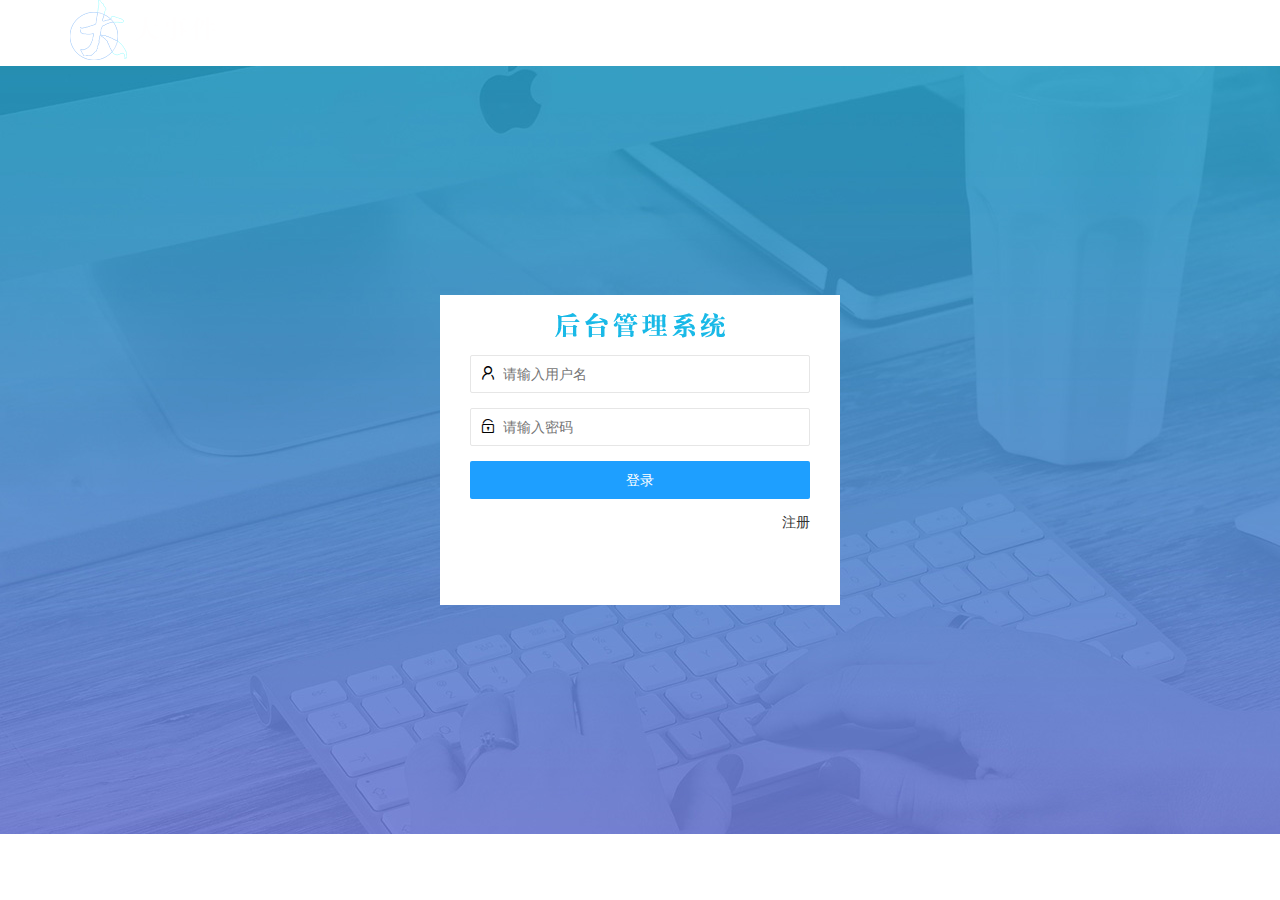
<file: login.html>
<!DOCTYPE html>
<html lang="en">

<head>
    <meta charset="UTF-8">
    <meta http-equiv="X-UA-Compatible" content="IE=edge">
    <meta name="viewport" content="width=device-width, initial-scale=1.0">
    <title>Document</title>
    <link rel="stylesheet" href="./assets/lib/layui/css/layui.css" />
    <link rel="stylesheet" href="./assets/css/login.css" />
</head>

<body>
    <div class="layui-main">
        <img src="./assets/images/logo.png" alt="">
    </div>
    <div class="loginAndRegBox">
        <div class="title-box"></div>
        <div class="login-box">
            <form class="layui-form" id="form_login">
                <!-- 用户名 -->
                <div class="layui-form-item">
                    <i class="layui-icon layui-icon-username"></i>
                    <input type="text" name="username" required lay-verify="required" placeholder="请输入用户名" autocomplete="off" class="layui-input">
                </div>
                <!-- 密码 -->
                <div class="layui-form-item">
                    <i class="layui-icon layui-icon-password"></i>
                    <input type="password" name="password" required lay-verify="required|pwd" placeholder="请输入密码" autocomplete="off" class="layui-input">
                </div>
                <!-- 登录按钮 -->
                <div class="layui-form-item">
                    <button class="layui-btn layui-btn-fluid layui-btn-normal" lay-submit lay-filter="formDemo">登录</button>
                </div>
                <div class="layui-form-item links">
                    <a href="javascript:;" id="link-reg">注册</a>
                </div>

            </form>

        </div>
        <div class="reg-box">
            <form class="layui-form" id="form_reg">
                <!-- 用户名 -->
                <div class="layui-form-item">
                    <i class="layui-icon layui-icon-username"></i>
                    <input type="text" name="username" required lay-verify="required" placeholder="请输入用户名" autocomplete="off" class="layui-input">
                </div>
                <!-- 密码 -->
                <div class="layui-form-item">
                    <i class="layui-icon layui-icon-password"></i>
                    <input type="password" name="password" required lay-verify="required|pwd" placeholder="请输入密码" autocomplete="off" class="layui-input">
                </div>
                <!-- 确认密码 -->
                <div class="layui-form-item">
                    <i class="layui-icon layui-icon-password"></i>
                    <input type="password" name="repassword" required lay-verify="required|pwd|repwd" placeholder="请输入密码" autocomplete="off" class="layui-input">
                </div>
                <!-- 注册按钮 -->
                <div class="layui-form-item">
                    <button class="layui-btn layui-btn-fluid layui-btn-normal" lay-submit lay-filter="formDemo">注册</button>
                </div>
                <div class="layui-form-item links">
                    <a href="javascript:;" id="link-login">登录</a>
                </div>

            </form>
        </div>
    </div>
    <script src="./assets/lib/layui/layui.all.js"></script>
    <script src="./assets/lib/jquery.js"></script>
    <script src="./assets/js/baseAPI.js"></script>
    <script src="./assets/js/login.js"></script>

</body>

</html>
</file>
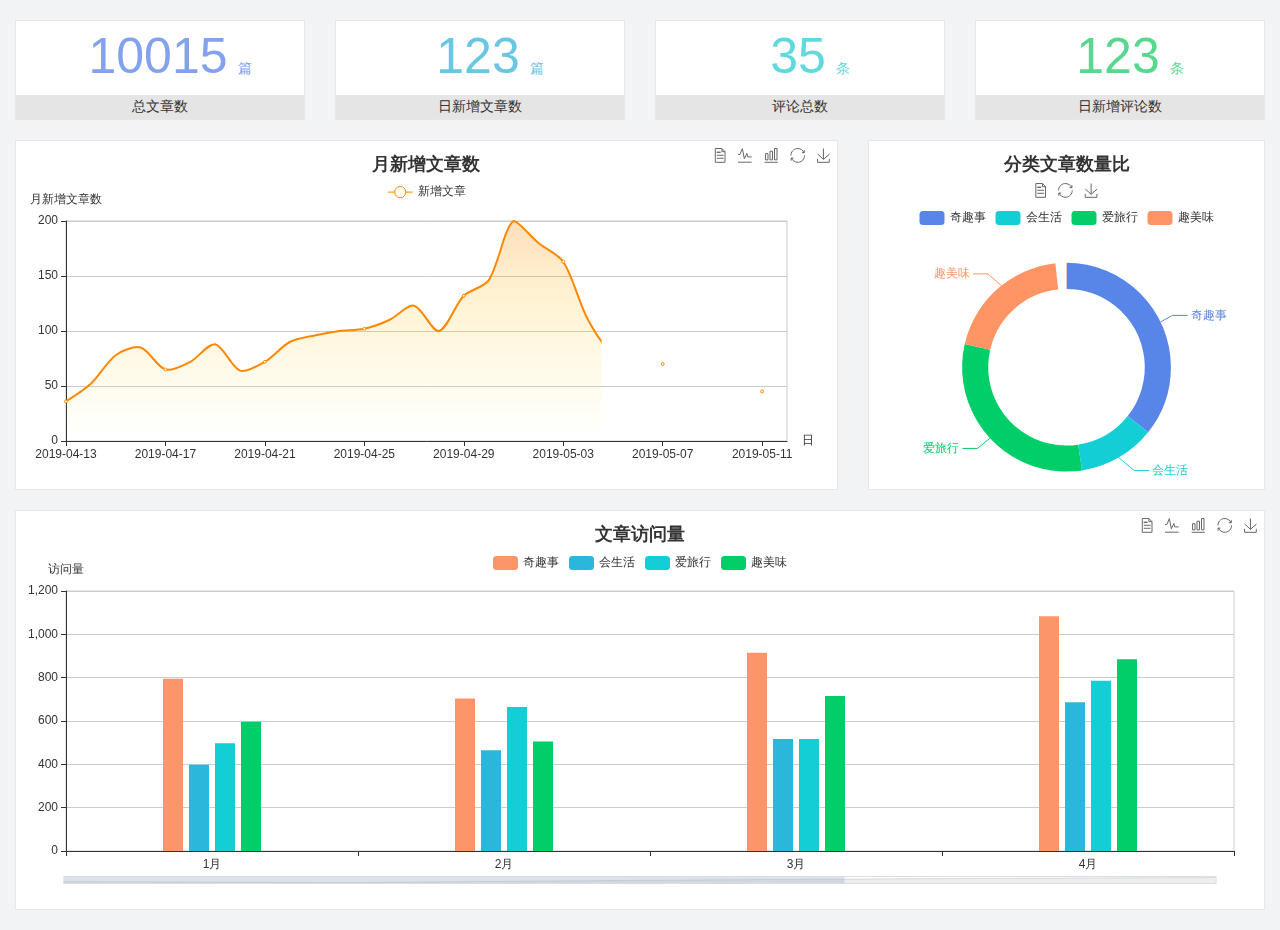
<file: home/dashboard.html>
<!DOCTYPE html>
<html lang="en">

<head>
  <meta charset="UTF-8">
  <meta name="viewport" content="width=device-width, initial-scale=1.0">
  <meta http-equiv="X-UA-Compatible" content="ie=edge">
  <title>图表统计</title>
  <link rel="stylesheet" href="../../assets/lib/bootstrap.css" />
  <link rel="stylesheet" href="../../assets/lib/main.css" />
  <script src="../../assets/lib/jquery.js"></script>
  <script type="text/javascript" src="../../assets/lib/echarts.min.js"></script>
</head>

<body>
  <div class="container-fluid">
    <div class="row spannel_list">
      <div class="col-sm-3 col-xs-6">
        <div class="spannel">
          <em>10015</em><span>篇</span>
          <b>总文章数</b>
        </div>
      </div>
      <div class="col-sm-3 col-xs-6">
        <div class="spannel scolor01">
          <em>123</em><span>篇</span>
          <b>日新增文章数</b>
        </div>
      </div>
      <div class="col-sm-3 col-xs-6">
        <div class="spannel scolor02">
          <em>35</em><span>条</span>
          <b>评论总数</b>
        </div>
      </div>
      <div class="col-sm-3 col-xs-6">
        <div class="spannel scolor03">
          <em>123</em><span>条</span>
          <b>日新增评论数</b>
        </div>
      </div>
    </div>
  </div>

  <div class="container-fluid">
    <div class="row curve-pie">
      <div class="col-lg-8 col-md-8">
        <div class="gragh_pannel" id="curve_show"></div>
      </div>
      <div class="col-lg-4 col-md-4">
        <div class="gragh_pannel" id="pie_show"></div>
      </div>
    </div>
  </div>

  <div class="container-fluid">
    <div class="column_pannel" id="column_show"></div>
  </div>

  <script>
    var oChart = echarts.init(document.getElementById('curve_show'));
    var aList_all = [
      { 'count': 36, 'date': '2019-04-13' },
      { 'count': 52, 'date': '2019-04-14' },
      { 'count': 78, 'date': '2019-04-15' },
      { 'count': 85, 'date': '2019-04-16' },
      { 'count': 65, 'date': '2019-04-17' },
      { 'count': 72, 'date': '2019-04-18' },
      { 'count': 88, 'date': '2019-04-19' },
      { 'count': 64, 'date': '2019-04-20' },
      { 'count': 72, 'date': '2019-04-21' },
      { 'count': 90, 'date': '2019-04-22' },
      { 'count': 96, 'date': '2019-04-23' },
      { 'count': 100, 'date': '2019-04-24' },
      { 'count': 102, 'date': '2019-04-25' },
      { 'count': 110, 'date': '2019-04-26' },
      { 'count': 123, 'date': '2019-04-27' },
      { 'count': 100, 'date': '2019-04-28' },
      { 'count': 132, 'date': '2019-04-29' },
      { 'count': 146, 'date': '2019-04-30' },
      { 'count': 200, 'date': '2019-05-01' },
      { 'count': 180, 'date': '2019-05-02' },
      { 'count': 163, 'date': '2019-05-03' },
      { 'count': 110, 'date': '2019-05-04' },
      { 'count': 80, 'date': '2019-05-05' },
      { 'count': 82, 'date': '2019-05-06' },
      { 'count': 70, 'date': '2019-05-07' },
      { 'count': 65, 'date': '2019-05-08' },
      { 'count': 54, 'date': '2019-05-09' },
      { 'count': 40, 'date': '2019-05-10' },
      { 'count': 45, 'date': '2019-05-11' },
      { 'count': 38, 'date': '2019-05-12' },
    ];

    let aCount = [];
    let aDate = [];

    for (var i = 0; i < aList_all.length; i++) {
      aCount.push(aList_all[i].count);
      aDate.push(aList_all[i].date);
    }

    var chartopt = {
      title: {
        text: '月新增文章数',
        left: 'center',
        top: '10'
      },
      tooltip: {
        trigger: 'axis'
      },
      legend: {
        data: ['新增文章'],
        top: '40'
      },
      toolbox: {
        show: true,
        feature: {
          mark: { show: true },
          dataView: { show: true, readOnly: false },
          magicType: { show: true, type: ['line', 'bar'] },
          restore: { show: true },
          saveAsImage: { show: true }
        }
      },
      calculable: true,
      xAxis: [
        {
          name: '日',
          type: 'category',
          boundaryGap: false,
          data: aDate
        }
      ],
      yAxis: [
        {
          name: '月新增文章数',
          type: 'value'
        }
      ],
      series: [
        {
          name: '新增文章',
          type: 'line',
          smooth: true,
          itemStyle: { normal: { areaStyle: { type: 'default' }, color: '#f80' }, lineStyle: { color: '#f80' } },
          data: aCount
        }],
      areaStyle: {
        normal: {
          color: new echarts.graphic.LinearGradient(0, 0, 0, 1, [{
            offset: 0,
            color: 'rgba(255,136,0,0.39)'
          }, {
            offset: .34,
            color: 'rgba(255,180,0,0.25)'
          }, {
            offset: 1,
            color: 'rgba(255,222,0,0.00)'
          }])

        }
      },
      grid: {
        show: true,
        x: 50,
        x2: 50,
        y: 80,
        height: 220
      }
    };

    oChart.setOption(chartopt);


    var oPie = echarts.init(document.getElementById('pie_show'));
    var oPieopt =
    {
      title: {
        top: 10,
        text: '分类文章数量比',
        x: 'center'
      },
      tooltip: {
        trigger: 'item',
        formatter: "{a} <br/>{b} : {c} ({d}%)"
      },
      color: ['#5885e8', '#13cfd5', '#00ce68', '#ff9565'],
      legend: {
        x: 'center',
        top: 65,
        data: ['奇趣事', '会生活', '爱旅行', '趣美味']
      },
      toolbox: {
        show: true,
        x: 'center',
        top: 35,
        feature: {
          mark: { show: true },
          dataView: { show: true, readOnly: false },
          magicType: {
            show: true,
            type: ['pie', 'funnel'],
            option: {
              funnel: {
                x: '25%',
                width: '50%',
                funnelAlign: 'left',
                max: 1548
              }
            }
          },
          restore: { show: true },
          saveAsImage: { show: true }
        }
      },
      calculable: true,
      series: [
        {
          name: '访问来源',
          type: 'pie',
          radius: ['45%', '60%'],
          center: ['50%', '65%'],
          data: [
            { value: 300, name: '奇趣事' },
            { value: 100, name: '会生活' },
            { value: 260, name: '爱旅行' },
            { value: 180, name: '趣美味' }
          ]
        }
      ]
    };
    oPie.setOption(oPieopt);



    var oColumn = this.echarts.init(document.getElementById('column_show'));
    var oColumnopt =
    {
      title: {
        text: '文章访问量',
        left: 'center',
        top: '10'
      },
      tooltip: {
        trigger: 'axis'
      },
      legend: {
        data: ['奇趣事', '会生活', '爱旅行', '趣美味'],
        top: '40'
      },
      toolbox: {
        show: true,
        feature: {
          mark: { show: true },
          dataView: { show: true, readOnly: false },
          magicType: { show: true, type: ['line', 'bar'] },
          restore: { show: true },
          saveAsImage: { show: true }
        }
      },
      calculable: true,
      xAxis: [
        {
          type: 'category',
          data: ['1月', '2月', '3月', '4月', '5月']
        }
      ],
      yAxis: [
        {
          name: '访问量',
          type: 'value'
        }
      ],
      series: [
        {
          name: '奇趣事',
          type: 'bar',
          barWidth: 20,
          itemStyle: {
            normal: { areaStyle: { type: 'default' }, color: '#fd956a' }
          },
          data: [800, 708, 920, 1090, 1200]
        },
        {
          name: '会生活',
          type: 'bar',
          barWidth: 20,
          itemStyle: {
            normal: { areaStyle: { type: 'default' }, color: '#2bb6db' }
          },
          data: [400, 468, 520, 690, 800]
        },
        {
          name: '爱旅行',
          type: 'bar',
          barWidth: 20,
          itemStyle: {
            normal: { areaStyle: { type: 'default' }, color: '#13cfd5' }
          },
          data: [500, 668, 520, 790, 900]
        },
        {
          name: '趣美味',
          type: 'bar',
          barWidth: 20,
          itemStyle: {
            normal: { areaStyle: { type: 'default' }, color: '#00ce68' }
          },
          data: [600, 508, 720, 890, 1000]
        }
      ],
      grid: {
        show: true,
        x: 50,
        x2: 30,
        y: 80,
        height: 260
      },
      dataZoom: [//给x轴设置滚动条
        {
          start: 0,//默认为0
          end: 100 - 1000 / 31,//默认为100
          type: 'slider',
          show: true,
          xAxisIndex: [0],
          handleSize: 0,//滑动条的 左右2个滑动条的大小
          height: 8,//组件高度
          left: 45, //左边的距离
          right: 50,//右边的距离
          bottom: 26,//右边的距离
          handleColor: '#ddd',//h滑动图标的颜色
          handleStyle: {
            borderColor: "#cacaca",
            borderWidth: "1",
            shadowBlur: 2,
            background: "#ddd",
            shadowColor: "#ddd",
          }
        }]
    };
    oColumn.setOption(oColumnopt);
  </script>
</body>

</html>
</file>
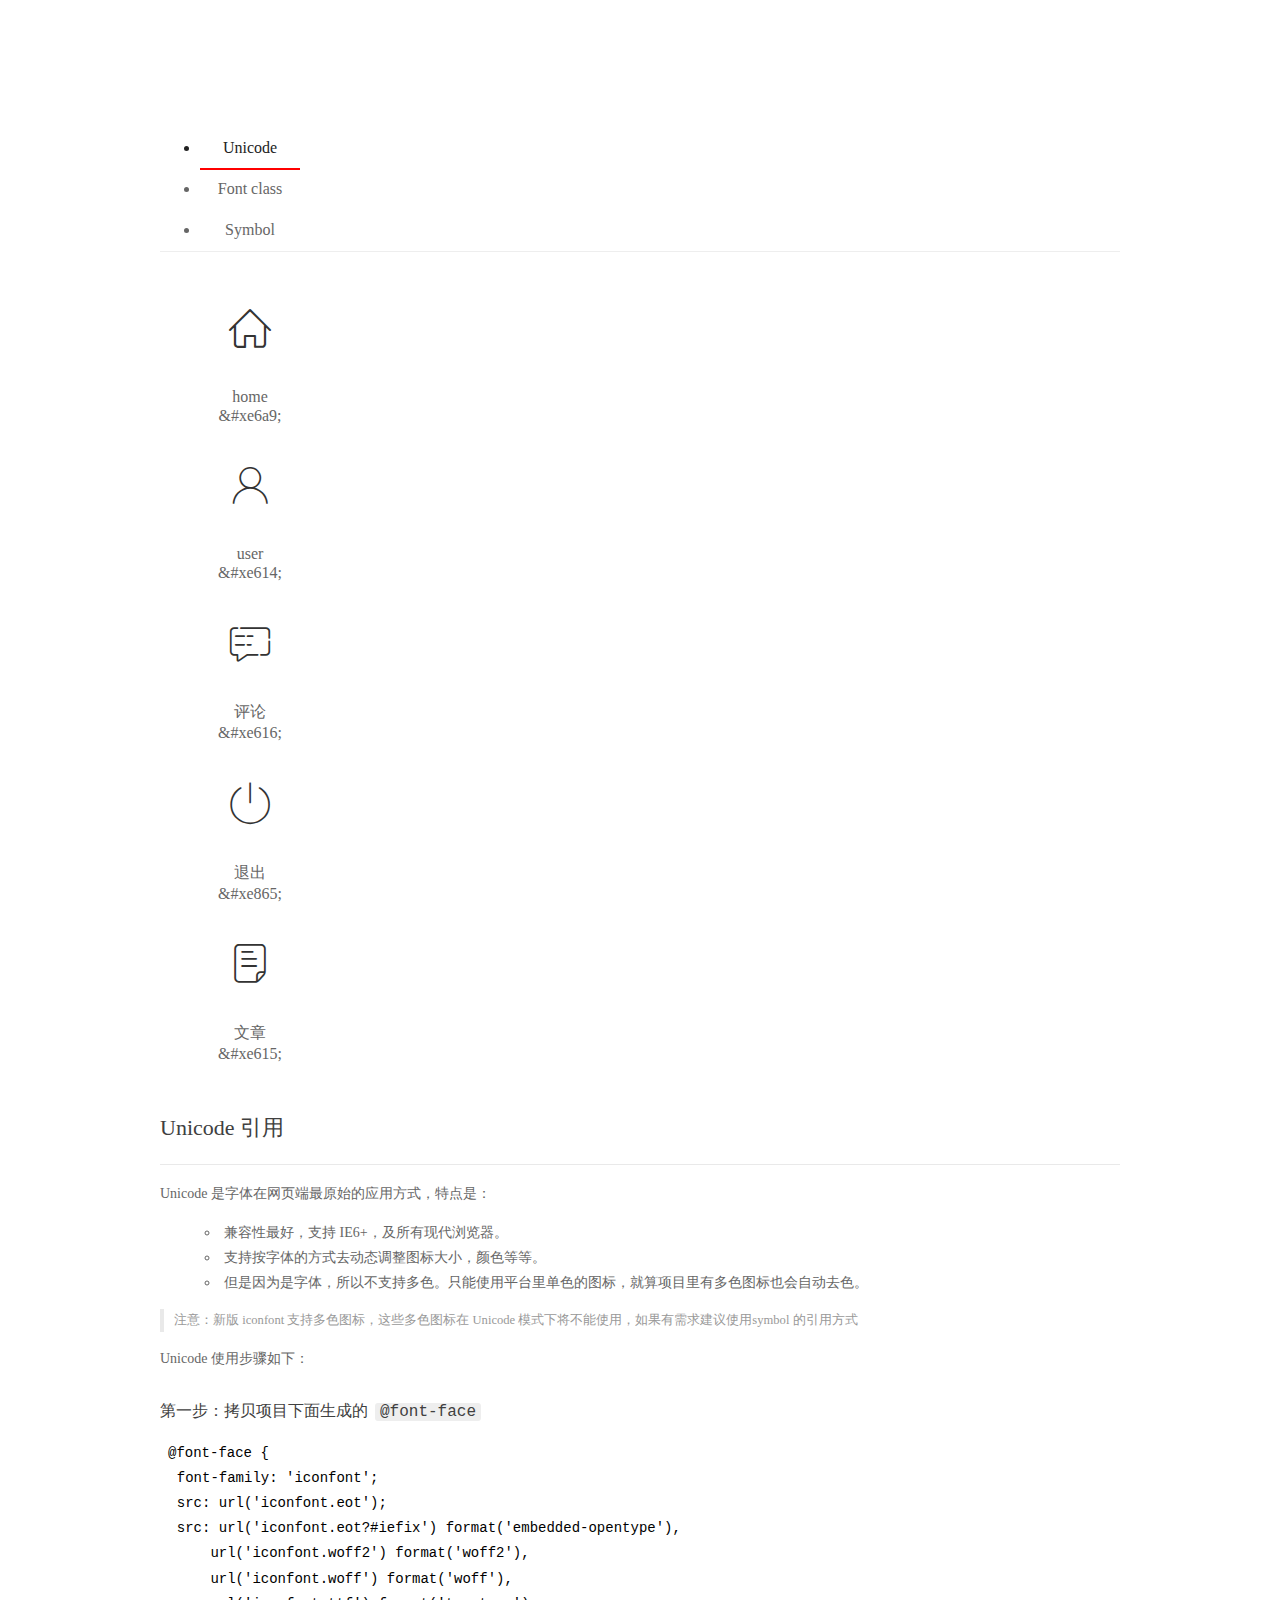
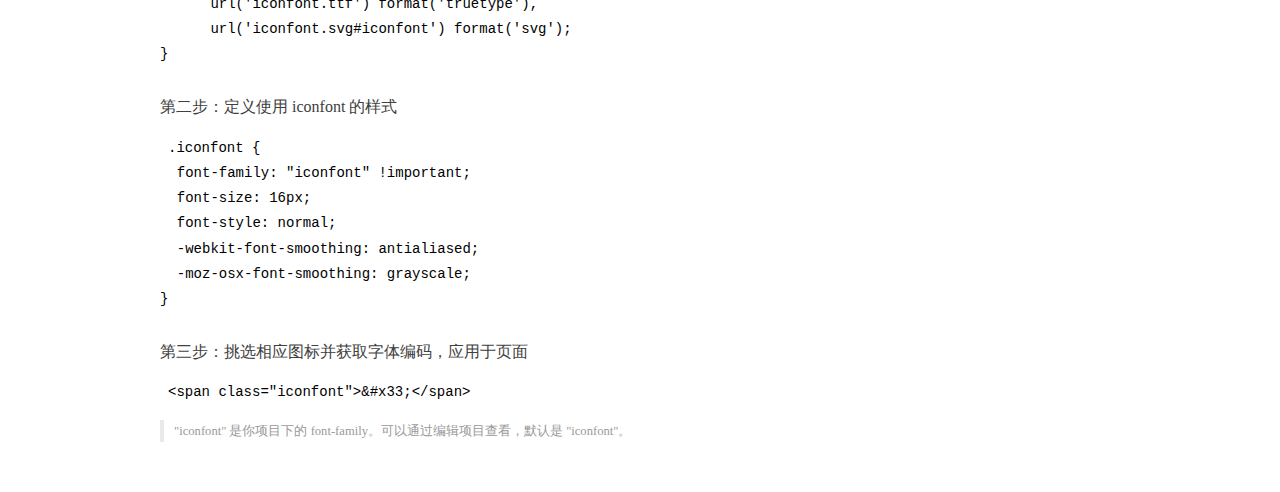
<file: assets/fonts/demo_index.html>
<!DOCTYPE html>
<html>
<head>
  <meta charset="utf-8"/>
  <title>IconFont Demo</title>
  <link rel="shortcut icon" href="https://gtms04.alicdn.com/tps/i4/TB1_oz6GVXXXXaFXpXXJDFnIXXX-64-64.ico" type="image/x-icon"/>
  <link rel="stylesheet" href="https://g.alicdn.com/thx/cube/1.3.2/cube.min.css">
  <link rel="stylesheet" href="demo.css">
  <link rel="stylesheet" href="iconfont.css">
  <script src="iconfont.js"></script>
  <!-- jQuery -->
  <script src="https://a1.alicdn.com/oss/uploads/2018/12/26/7bfddb60-08e8-11e9-9b04-53e73bb6408b.js"></script>
  <!-- 代码高亮 -->
  <script src="https://a1.alicdn.com/oss/uploads/2018/12/26/a3f714d0-08e6-11e9-8a15-ebf944d7534c.js"></script>
</head>
<body>
  <div class="main">
    <h1 class="logo"><a href="https://www.iconfont.cn/" title="iconfont 首页" target="_blank">&#xe86b;</a></h1>
    <div class="nav-tabs">
      <ul id="tabs" class="dib-box">
        <li class="dib active"><span>Unicode</span></li>
        <li class="dib"><span>Font class</span></li>
        <li class="dib"><span>Symbol</span></li>
      </ul>
      
    </div>
    <div class="tab-container">
      <div class="content unicode" style="display: block;">
          <ul class="icon_lists dib-box">
          
            <li class="dib">
              <span class="icon iconfont">&#xe6a9;</span>
                <div class="name">home</div>
                <div class="code-name">&amp;#xe6a9;</div>
              </li>
          
            <li class="dib">
              <span class="icon iconfont">&#xe614;</span>
                <div class="name">user</div>
                <div class="code-name">&amp;#xe614;</div>
              </li>
          
            <li class="dib">
              <span class="icon iconfont">&#xe616;</span>
                <div class="name">评论</div>
                <div class="code-name">&amp;#xe616;</div>
              </li>
          
            <li class="dib">
              <span class="icon iconfont">&#xe865;</span>
                <div class="name">退出</div>
                <div class="code-name">&amp;#xe865;</div>
              </li>
          
            <li class="dib">
              <span class="icon iconfont">&#xe615;</span>
                <div class="name">文章</div>
                <div class="code-name">&amp;#xe615;</div>
              </li>
          
          </ul>
          <div class="article markdown">
          <h2 id="unicode-">Unicode 引用</h2>
          <hr>

          <p>Unicode 是字体在网页端最原始的应用方式，特点是：</p>
          <ul>
            <li>兼容性最好，支持 IE6+，及所有现代浏览器。</li>
            <li>支持按字体的方式去动态调整图标大小，颜色等等。</li>
            <li>但是因为是字体，所以不支持多色。只能使用平台里单色的图标，就算项目里有多色图标也会自动去色。</li>
          </ul>
          <blockquote>
            <p>注意：新版 iconfont 支持多色图标，这些多色图标在 Unicode 模式下将不能使用，如果有需求建议使用symbol 的引用方式</p>
          </blockquote>
          <p>Unicode 使用步骤如下：</p>
          <h3 id="-font-face">第一步：拷贝项目下面生成的 <code>@font-face</code></h3>
<pre><code class="language-css"
>@font-face {
  font-family: 'iconfont';
  src: url('iconfont.eot');
  src: url('iconfont.eot?#iefix') format('embedded-opentype'),
      url('iconfont.woff2') format('woff2'),
      url('iconfont.woff') format('woff'),
      url('iconfont.ttf') format('truetype'),
      url('iconfont.svg#iconfont') format('svg');
}
</code></pre>
          <h3 id="-iconfont-">第二步：定义使用 iconfont 的样式</h3>
<pre><code class="language-css"
>.iconfont {
  font-family: "iconfont" !important;
  font-size: 16px;
  font-style: normal;
  -webkit-font-smoothing: antialiased;
  -moz-osx-font-smoothing: grayscale;
}
</code></pre>
          <h3 id="-">第三步：挑选相应图标并获取字体编码，应用于页面</h3>
<pre>
<code class="language-html"
>&lt;span class="iconfont"&gt;&amp;#x33;&lt;/span&gt;
</code></pre>
          <blockquote>
            <p>"iconfont" 是你项目下的 font-family。可以通过编辑项目查看，默认是 "iconfont"。</p>
          </blockquote>
          </div>
      </div>
      <div class="content font-class">
        <ul class="icon_lists dib-box">
          
          <li class="dib">
            <span class="icon iconfont icon-home"></span>
            <div class="name">
              home
            </div>
            <div class="code-name">.icon-home
            </div>
          </li>
          
          <li class="dib">
            <span class="icon iconfont icon-user"></span>
            <div class="name">
              user
            </div>
            <div class="code-name">.icon-user
            </div>
          </li>
          
          <li class="dib">
            <span class="icon iconfont icon-pinglun"></span>
            <div class="name">
              评论
            </div>
            <div class="code-name">.icon-pinglun
            </div>
          </li>
          
          <li class="dib">
            <span class="icon iconfont icon-tuichu"></span>
            <div class="name">
              退出
            </div>
            <div class="code-name">.icon-tuichu
            </div>
          </li>
          
          <li class="dib">
            <span class="icon iconfont icon-16"></span>
            <div class="name">
              文章
            </div>
            <div class="code-name">.icon-16
            </div>
          </li>
          
        </ul>
        <div class="article markdown">
        <h2 id="font-class-">font-class 引用</h2>
        <hr>

        <p>font-class 是 Unicode 使用方式的一种变种，主要是解决 Unicode 书写不直观，语意不明确的问题。</p>
        <p>与 Unicode 使用方式相比，具有如下特点：</p>
        <ul>
          <li>兼容性良好，支持 IE8+，及所有现代浏览器。</li>
          <li>相比于 Unicode 语意明确，书写更直观。可以很容易分辨这个 icon 是什么。</li>
          <li>因为使用 class 来定义图标，所以当要替换图标时，只需要修改 class 里面的 Unicode 引用。</li>
          <li>不过因为本质上还是使用的字体，所以多色图标还是不支持的。</li>
        </ul>
        <p>使用步骤如下：</p>
        <h3 id="-fontclass-">第一步：引入项目下面生成的 fontclass 代码：</h3>
<pre><code class="language-html">&lt;link rel="stylesheet" href="./iconfont.css"&gt;
</code></pre>
        <h3 id="-">第二步：挑选相应图标并获取类名，应用于页面：</h3>
<pre><code class="language-html">&lt;span class="iconfont icon-xxx"&gt;&lt;/span&gt;
</code></pre>
        <blockquote>
          <p>"
            iconfont" 是你项目下的 font-family。可以通过编辑项目查看，默认是 "iconfont"。</p>
        </blockquote>
      </div>
      </div>
      <div class="content symbol">
          <ul class="icon_lists dib-box">
          
            <li class="dib">
                <svg class="icon svg-icon" aria-hidden="true">
                  <use xlink:href="#icon-home"></use>
                </svg>
                <div class="name">home</div>
                <div class="code-name">#icon-home</div>
            </li>
          
            <li class="dib">
                <svg class="icon svg-icon" aria-hidden="true">
                  <use xlink:href="#icon-user"></use>
                </svg>
                <div class="name">user</div>
                <div class="code-name">#icon-user</div>
            </li>
          
            <li class="dib">
                <svg class="icon svg-icon" aria-hidden="true">
                  <use xlink:href="#icon-pinglun"></use>
                </svg>
                <div class="name">评论</div>
                <div class="code-name">#icon-pinglun</div>
            </li>
          
            <li class="dib">
                <svg class="icon svg-icon" aria-hidden="true">
                  <use xlink:href="#icon-tuichu"></use>
                </svg>
                <div class="name">退出</div>
                <div class="code-name">#icon-tuichu</div>
            </li>
          
            <li class="dib">
                <svg class="icon svg-icon" aria-hidden="true">
                  <use xlink:href="#icon-16"></use>
                </svg>
                <div class="name">文章</div>
                <div class="code-name">#icon-16</div>
            </li>
          
          </ul>
          <div class="article markdown">
          <h2 id="symbol-">Symbol 引用</h2>
          <hr>

          <p>这是一种全新的使用方式，应该说这才是未来的主流，也是平台目前推荐的用法。相关介绍可以参考这篇<a href="">文章</a>
            这种用法其实是做了一个 SVG 的集合，与另外两种相比具有如下特点：</p>
          <ul>
            <li>支持多色图标了，不再受单色限制。</li>
            <li>通过一些技巧，支持像字体那样，通过 <code>font-size</code>, <code>color</code> 来调整样式。</li>
            <li>兼容性较差，支持 IE9+，及现代浏览器。</li>
            <li>浏览器渲染 SVG 的性能一般，还不如 png。</li>
          </ul>
          <p>使用步骤如下：</p>
          <h3 id="-symbol-">第一步：引入项目下面生成的 symbol 代码：</h3>
<pre><code class="language-html">&lt;script src="./iconfont.js"&gt;&lt;/script&gt;
</code></pre>
          <h3 id="-css-">第二步：加入通用 CSS 代码（引入一次就行）：</h3>
<pre><code class="language-html">&lt;style&gt;
.icon {
  width: 1em;
  height: 1em;
  vertical-align: -0.15em;
  fill: currentColor;
  overflow: hidden;
}
&lt;/style&gt;
</code></pre>
          <h3 id="-">第三步：挑选相应图标并获取类名，应用于页面：</h3>
<pre><code class="language-html">&lt;svg class="icon" aria-hidden="true"&gt;
  &lt;use xlink:href="#icon-xxx"&gt;&lt;/use&gt;
&lt;/svg&gt;
</code></pre>
          </div>
      </div>

    </div>
  </div>
  <script>
  $(document).ready(function () {
      $('.tab-container .content:first').show()

      $('#tabs li').click(function (e) {
        var tabContent = $('.tab-container .content')
        var index = $(this).index()

        if ($(this).hasClass('active')) {
          return
        } else {
          $('#tabs li').removeClass('active')
          $(this).addClass('active')

          tabContent.hide().eq(index).fadeIn()
        }
      })
    })
  </script>
</body>
</html>
</file>
<file: assets/lib/layui/css/layui.css>
/** layui-v2.5.5 MIT License By https://www.layui.com */
 .layui-inline,img{display:inline-block;vertical-align:middle}h1,h2,h3,h4,h5,h6{font-weight:400}.layui-edge,.layui-header,.layui-inline,.layui-main{position:relative}.layui-body,.layui-edge,.layui-elip{overflow:hidden}.layui-btn,.layui-edge,.layui-inline,img{vertical-align:middle}.layui-btn,.layui-disabled,.layui-icon,.layui-unselect{-moz-user-select:none;-webkit-user-select:none;-ms-user-select:none}.layui-elip,.layui-form-checkbox span,.layui-form-pane .layui-form-label{text-overflow:ellipsis;white-space:nowrap}.layui-breadcrumb,.layui-tree-btnGroup{visibility:hidden}blockquote,body,button,dd,div,dl,dt,form,h1,h2,h3,h4,h5,h6,input,li,ol,p,pre,td,textarea,th,ul{margin:0;padding:0;-webkit-tap-highlight-color:rgba(0,0,0,0)}a:active,a:hover{outline:0}img{border:none}li{list-style:none}table{border-collapse:collapse;border-spacing:0}h4,h5,h6{font-size:100%}button,input,optgroup,option,select,textarea{font-family:inherit;font-size:inherit;font-style:inherit;font-weight:inherit;outline:0}pre{white-space:pre-wrap;white-space:-moz-pre-wrap;white-space:-pre-wrap;white-space:-o-pre-wrap;word-wrap:break-word}body{line-height:24px;font:14px Helvetica Neue,Helvetica,PingFang SC,Tahoma,Arial,sans-serif}hr{height:1px;margin:10px 0;border:0;clear:both}a{color:#333;text-decoration:none}a:hover{color:#777}a cite{font-style:normal;*cursor:pointer}.layui-border-box,.layui-border-box *{box-sizing:border-box}.layui-box,.layui-box *{box-sizing:content-box}.layui-clear{clear:both;*zoom:1}.layui-clear:after{content:'\20';clear:both;*zoom:1;display:block;height:0}.layui-inline{*display:inline;*zoom:1}.layui-edge{display:inline-block;width:0;height:0;border-width:6px;border-style:dashed;border-color:transparent}.layui-edge-top{top:-4px;border-bottom-color:#999;border-bottom-style:solid}.layui-edge-right{border-left-color:#999;border-left-style:solid}.layui-edge-bottom{top:2px;border-top-color:#999;border-top-style:solid}.layui-edge-left{border-right-color:#999;border-right-style:solid}.layui-disabled,.layui-disabled:hover{color:#d2d2d2!important;cursor:not-allowed!important}.layui-circle{border-radius:100%}.layui-show{display:block!important}.layui-hide{display:none!important}@font-face{font-family:layui-icon;src:url(../font/iconfont.eot?v=250);src:url(../font/iconfont.eot?v=250#iefix) format('embedded-opentype'),url(../font/iconfont.woff2?v=250) format('woff2'),url(../font/iconfont.woff?v=250) format('woff'),url(../font/iconfont.ttf?v=250) format('truetype'),url(../font/iconfont.svg?v=250#layui-icon) format('svg')}.layui-icon{font-family:layui-icon!important;font-size:16px;font-style:normal;-webkit-font-smoothing:antialiased;-moz-osx-font-smoothing:grayscale}.layui-icon-reply-fill:before{content:"\e611"}.layui-icon-set-fill:before{content:"\e614"}.layui-icon-menu-fill:before{content:"\e60f"}.layui-icon-search:before{content:"\e615"}.layui-icon-share:before{content:"\e641"}.layui-icon-set-sm:before{content:"\e620"}.layui-icon-engine:before{content:"\e628"}.layui-icon-close:before{content:"\1006"}.layui-icon-close-fill:before{content:"\1007"}.layui-icon-chart-screen:before{content:"\e629"}.layui-icon-star:before{content:"\e600"}.layui-icon-circle-dot:before{content:"\e617"}.layui-icon-chat:before{content:"\e606"}.layui-icon-release:before{content:"\e609"}.layui-icon-list:before{content:"\e60a"}.layui-icon-chart:before{content:"\e62c"}.layui-icon-ok-circle:before{content:"\1005"}.layui-icon-layim-theme:before{content:"\e61b"}.layui-icon-table:before{content:"\e62d"}.layui-icon-right:before{content:"\e602"}.layui-icon-left:before{content:"\e603"}.layui-icon-cart-simple:before{content:"\e698"}.layui-icon-face-cry:before{content:"\e69c"}.layui-icon-face-smile:before{content:"\e6af"}.layui-icon-survey:before{content:"\e6b2"}.layui-icon-tree:before{content:"\e62e"}.layui-icon-upload-circle:before{content:"\e62f"}.layui-icon-add-circle:before{content:"\e61f"}.layui-icon-download-circle:before{content:"\e601"}.layui-icon-templeate-1:before{content:"\e630"}.layui-icon-util:before{content:"\e631"}.layui-icon-face-surprised:before{content:"\e664"}.layui-icon-edit:before{content:"\e642"}.layui-icon-speaker:before{content:"\e645"}.layui-icon-down:before{content:"\e61a"}.layui-icon-file:before{content:"\e621"}.layui-icon-layouts:before{content:"\e632"}.layui-icon-rate-half:before{content:"\e6c9"}.layui-icon-add-circle-fine:before{content:"\e608"}.layui-icon-prev-circle:before{content:"\e633"}.layui-icon-read:before{content:"\e705"}.layui-icon-404:before{content:"\e61c"}.layui-icon-carousel:before{content:"\e634"}.layui-icon-help:before{content:"\e607"}.layui-icon-code-circle:before{content:"\e635"}.layui-icon-water:before{content:"\e636"}.layui-icon-username:before{content:"\e66f"}.layui-icon-find-fill:before{content:"\e670"}.layui-icon-about:before{content:"\e60b"}.layui-icon-location:before{content:"\e715"}.layui-icon-up:before{content:"\e619"}.layui-icon-pause:before{content:"\e651"}.layui-icon-date:before{content:"\e637"}.layui-icon-layim-uploadfile:before{content:"\e61d"}.layui-icon-delete:before{content:"\e640"}.layui-icon-play:before{content:"\e652"}.layui-icon-top:before{content:"\e604"}.layui-icon-friends:before{content:"\e612"}.layui-icon-refresh-3:before{content:"\e9aa"}.layui-icon-ok:before{content:"\e605"}.layui-icon-layer:before{content:"\e638"}.layui-icon-face-smile-fine:before{content:"\e60c"}.layui-icon-dollar:before{content:"\e659"}.layui-icon-group:before{content:"\e613"}.layui-icon-layim-download:before{content:"\e61e"}.layui-icon-picture-fine:before{content:"\e60d"}.layui-icon-link:before{content:"\e64c"}.layui-icon-diamond:before{content:"\e735"}.layui-icon-log:before{content:"\e60e"}.layui-icon-rate-solid:before{content:"\e67a"}.layui-icon-fonts-del:before{content:"\e64f"}.layui-icon-unlink:before{content:"\e64d"}.layui-icon-fonts-clear:before{content:"\e639"}.layui-icon-triangle-r:before{content:"\e623"}.layui-icon-circle:before{content:"\e63f"}.layui-icon-radio:before{content:"\e643"}.layui-icon-align-center:before{content:"\e647"}.layui-icon-align-right:before{content:"\e648"}.layui-icon-align-left:before{content:"\e649"}.layui-icon-loading-1:before{content:"\e63e"}.layui-icon-return:before{content:"\e65c"}.layui-icon-fonts-strong:before{content:"\e62b"}.layui-icon-upload:before{content:"\e67c"}.layui-icon-dialogue:before{content:"\e63a"}.layui-icon-video:before{content:"\e6ed"}.layui-icon-headset:before{content:"\e6fc"}.layui-icon-cellphone-fine:before{content:"\e63b"}.layui-icon-add-1:before{content:"\e654"}.layui-icon-face-smile-b:before{content:"\e650"}.layui-icon-fonts-html:before{content:"\e64b"}.layui-icon-form:before{content:"\e63c"}.layui-icon-cart:before{content:"\e657"}.layui-icon-camera-fill:before{content:"\e65d"}.layui-icon-tabs:before{content:"\e62a"}.layui-icon-fonts-code:before{content:"\e64e"}.layui-icon-fire:before{content:"\e756"}.layui-icon-set:before{content:"\e716"}.layui-icon-fonts-u:before{content:"\e646"}.layui-icon-triangle-d:before{content:"\e625"}.layui-icon-tips:before{content:"\e702"}.layui-icon-picture:before{content:"\e64a"}.layui-icon-more-vertical:before{content:"\e671"}.layui-icon-flag:before{content:"\e66c"}.layui-icon-loading:before{content:"\e63d"}.layui-icon-fonts-i:before{content:"\e644"}.layui-icon-refresh-1:before{content:"\e666"}.layui-icon-rmb:before{content:"\e65e"}.layui-icon-home:before{content:"\e68e"}.layui-icon-user:before{content:"\e770"}.layui-icon-notice:before{content:"\e667"}.layui-icon-login-weibo:before{content:"\e675"}.layui-icon-voice:before{content:"\e688"}.layui-icon-upload-drag:before{content:"\e681"}.layui-icon-login-qq:before{content:"\e676"}.layui-icon-snowflake:before{content:"\e6b1"}.layui-icon-file-b:before{content:"\e655"}.layui-icon-template:before{content:"\e663"}.layui-icon-auz:before{content:"\e672"}.layui-icon-console:before{content:"\e665"}.layui-icon-app:before{content:"\e653"}.layui-icon-prev:before{content:"\e65a"}.layui-icon-website:before{content:"\e7ae"}.layui-icon-next:before{content:"\e65b"}.layui-icon-component:before{content:"\e857"}.layui-icon-more:before{content:"\e65f"}.layui-icon-login-wechat:before{content:"\e677"}.layui-icon-shrink-right:before{content:"\e668"}.layui-icon-spread-left:before{content:"\e66b"}.layui-icon-camera:before{content:"\e660"}.layui-icon-note:before{content:"\e66e"}.layui-icon-refresh:before{content:"\e669"}.layui-icon-female:before{content:"\e661"}.layui-icon-male:before{content:"\e662"}.layui-icon-password:before{content:"\e673"}.layui-icon-senior:before{content:"\e674"}.layui-icon-theme:before{content:"\e66a"}.layui-icon-tread:before{content:"\e6c5"}.layui-icon-praise:before{content:"\e6c6"}.layui-icon-star-fill:before{content:"\e658"}.layui-icon-rate:before{content:"\e67b"}.layui-icon-template-1:before{content:"\e656"}.layui-icon-vercode:before{content:"\e679"}.layui-icon-cellphone:before{content:"\e678"}.layui-icon-screen-full:before{content:"\e622"}.layui-icon-screen-restore:before{content:"\e758"}.layui-icon-cols:before{content:"\e610"}.layui-icon-export:before{content:"\e67d"}.layui-icon-print:before{content:"\e66d"}.layui-icon-slider:before{content:"\e714"}.layui-icon-addition:before{content:"\e624"}.layui-icon-subtraction:before{content:"\e67e"}.layui-icon-service:before{content:"\e626"}.layui-icon-transfer:before{content:"\e691"}.layui-main{width:1140px;margin:0 auto}.layui-header{z-index:1000;height:60px}.layui-header a:hover{transition:all .5s;-webkit-transition:all .5s}.layui-side{position:fixed;left:0;top:0;bottom:0;z-index:999;width:200px;overflow-x:hidden}.layui-side-scroll{position:relative;width:220px;height:100%;overflow-x:hidden}.layui-body{position:absolute;left:200px;right:0;top:0;bottom:0;z-index:998;width:auto;overflow-y:auto;box-sizing:border-box}.layui-layout-body{overflow:hidden}.layui-layout-admin .layui-header{background-color:#23262E}.layui-layout-admin .layui-side{top:60px;width:200px;overflow-x:hidden}.layui-layout-admin .layui-body{position:fixed;top:60px;bottom:44px}.layui-layout-admin .layui-main{width:auto;margin:0 15px}.layui-layout-admin .layui-footer{position:fixed;left:200px;right:0;bottom:0;height:44px;line-height:44px;padding:0 15px;background-color:#eee}.layui-layout-admin .layui-logo{position:absolute;left:0;top:0;width:200px;height:100%;line-height:60px;text-align:center;color:#009688;font-size:16px}.layui-layout-admin .layui-header .layui-nav{background:0 0}.layui-layout-left{position:absolute!important;left:200px;top:0}.layui-layout-right{position:absolute!important;right:0;top:0}.layui-container{position:relative;margin:0 auto;padding:0 15px;box-sizing:border-box}.layui-fluid{position:relative;margin:0 auto;padding:0 15px}.layui-row:after,.layui-row:before{content:'';display:block;clear:both}.layui-col-lg1,.layui-col-lg10,.layui-col-lg11,.layui-col-lg12,.layui-col-lg2,.layui-col-lg3,.layui-col-lg4,.layui-col-lg5,.layui-col-lg6,.layui-col-lg7,.layui-col-lg8,.layui-col-lg9,.layui-col-md1,.layui-col-md10,.layui-col-md11,.layui-col-md12,.layui-col-md2,.layui-col-md3,.layui-col-md4,.layui-col-md5,.layui-col-md6,.layui-col-md7,.layui-col-md8,.layui-col-md9,.layui-col-sm1,.layui-col-sm10,.layui-col-sm11,.layui-col-sm12,.layui-col-sm2,.layui-col-sm3,.layui-col-sm4,.layui-col-sm5,.layui-col-sm6,.layui-col-sm7,.layui-col-sm8,.layui-col-sm9,.layui-col-xs1,.layui-col-xs10,.layui-col-xs11,.layui-col-xs12,.layui-col-xs2,.layui-col-xs3,.layui-col-xs4,.layui-col-xs5,.layui-col-xs6,.layui-col-xs7,.layui-col-xs8,.layui-col-xs9{position:relative;display:block;box-sizing:border-box}.layui-col-xs1,.layui-col-xs10,.layui-col-xs11,.layui-col-xs12,.layui-col-xs2,.layui-col-xs3,.layui-col-xs4,.layui-col-xs5,.layui-col-xs6,.layui-col-xs7,.layui-col-xs8,.layui-col-xs9{float:left}.layui-col-xs1{width:8.33333333%}.layui-col-xs2{width:16.66666667%}.layui-col-xs3{width:25%}.layui-col-xs4{width:33.33333333%}.layui-col-xs5{width:41.66666667%}.layui-col-xs6{width:50%}.layui-col-xs7{width:58.33333333%}.layui-col-xs8{width:66.66666667%}.layui-col-xs9{width:75%}.layui-col-xs10{width:83.33333333%}.layui-col-xs11{width:91.66666667%}.layui-col-xs12{width:100%}.layui-col-xs-offset1{margin-left:8.33333333%}.layui-col-xs-offset2{margin-left:16.66666667%}.layui-col-xs-offset3{margin-left:25%}.layui-col-xs-offset4{margin-left:33.33333333%}.layui-col-xs-offset5{margin-left:41.66666667%}.layui-col-xs-offset6{margin-left:50%}.layui-col-xs-offset7{margin-left:58.33333333%}.layui-col-xs-offset8{margin-left:66.66666667%}.layui-col-xs-offset9{margin-left:75%}.layui-col-xs-offset10{margin-left:83.33333333%}.layui-col-xs-offset11{margin-left:91.66666667%}.layui-col-xs-offset12{margin-left:100%}@media screen and (max-width:768px){.layui-hide-xs{display:none!important}.layui-show-xs-block{display:block!important}.layui-show-xs-inline{display:inline!important}.layui-show-xs-inline-block{display:inline-block!important}}@media screen and (min-width:768px){.layui-container{width:750px}.layui-hide-sm{display:none!important}.layui-show-sm-block{display:block!important}.layui-show-sm-inline{display:inline!important}.layui-show-sm-inline-block{display:inline-block!important}.layui-col-sm1,.layui-col-sm10,.layui-col-sm11,.layui-col-sm12,.layui-col-sm2,.layui-col-sm3,.layui-col-sm4,.layui-col-sm5,.layui-col-sm6,.layui-col-sm7,.layui-col-sm8,.layui-col-sm9{float:left}.layui-col-sm1{width:8.33333333%}.layui-col-sm2{width:16.66666667%}.layui-col-sm3{width:25%}.layui-col-sm4{width:33.33333333%}.layui-col-sm5{width:41.66666667%}.layui-col-sm6{width:50%}.layui-col-sm7{width:58.33333333%}.layui-col-sm8{width:66.66666667%}.layui-col-sm9{width:75%}.layui-col-sm10{width:83.33333333%}.layui-col-sm11{width:91.66666667%}.layui-col-sm12{width:100%}.layui-col-sm-offset1{margin-left:8.33333333%}.layui-col-sm-offset2{margin-left:16.66666667%}.layui-col-sm-offset3{margin-left:25%}.layui-col-sm-offset4{margin-left:33.33333333%}.layui-col-sm-offset5{margin-left:41.66666667%}.layui-col-sm-offset6{margin-left:50%}.layui-col-sm-offset7{margin-left:58.33333333%}.layui-col-sm-offset8{margin-left:66.66666667%}.layui-col-sm-offset9{margin-left:75%}.layui-col-sm-offset10{margin-left:83.33333333%}.layui-col-sm-offset11{margin-left:91.66666667%}.layui-col-sm-offset12{margin-left:100%}}@media screen and (min-width:992px){.layui-container{width:970px}.layui-hide-md{display:none!important}.layui-show-md-block{display:block!important}.layui-show-md-inline{display:inline!important}.layui-show-md-inline-block{display:inline-block!important}.layui-col-md1,.layui-col-md10,.layui-col-md11,.layui-col-md12,.layui-col-md2,.layui-col-md3,.layui-col-md4,.layui-col-md5,.layui-col-md6,.layui-col-md7,.layui-col-md8,.layui-col-md9{float:left}.layui-col-md1{width:8.33333333%}.layui-col-md2{width:16.66666667%}.layui-col-md3{width:25%}.layui-col-md4{width:33.33333333%}.layui-col-md5{width:41.66666667%}.layui-col-md6{width:50%}.layui-col-md7{width:58.33333333%}.layui-col-md8{width:66.66666667%}.layui-col-md9{width:75%}.layui-col-md10{width:83.33333333%}.layui-col-md11{width:91.66666667%}.layui-col-md12{width:100%}.layui-col-md-offset1{margin-left:8.33333333%}.layui-col-md-offset2{margin-left:16.66666667%}.layui-col-md-offset3{margin-left:25%}.layui-col-md-offset4{margin-left:33.33333333%}.layui-col-md-offset5{margin-left:41.66666667%}.layui-col-md-offset6{margin-left:50%}.layui-col-md-offset7{margin-left:58.33333333%}.layui-col-md-offset8{margin-left:66.66666667%}.layui-col-md-offset9{margin-left:75%}.layui-col-md-offset10{margin-left:83.33333333%}.layui-col-md-offset11{margin-left:91.66666667%}.layui-col-md-offset12{margin-left:100%}}@media screen and (min-width:1200px){.layui-container{width:1170px}.layui-hide-lg{display:none!important}.layui-show-lg-block{display:block!important}.layui-show-lg-inline{display:inline!important}.layui-show-lg-inline-block{display:inline-block!important}.layui-col-lg1,.layui-col-lg10,.layui-col-lg11,.layui-col-lg12,.layui-col-lg2,.layui-col-lg3,.layui-col-lg4,.layui-col-lg5,.layui-col-lg6,.layui-col-lg7,.layui-col-lg8,.layui-col-lg9{float:left}.layui-col-lg1{width:8.33333333%}.layui-col-lg2{width:16.66666667%}.layui-col-lg3{width:25%}.layui-col-lg4{width:33.33333333%}.layui-col-lg5{width:41.66666667%}.layui-col-lg6{width:50%}.layui-col-lg7{width:58.33333333%}.layui-col-lg8{width:66.66666667%}.layui-col-lg9{width:75%}.layui-col-lg10{width:83.33333333%}.layui-col-lg11{width:91.66666667%}.layui-col-lg12{width:100%}.layui-col-lg-offset1{margin-left:8.33333333%}.layui-col-lg-offset2{margin-left:16.66666667%}.layui-col-lg-offset3{margin-left:25%}.layui-col-lg-offset4{margin-left:33.33333333%}.layui-col-lg-offset5{margin-left:41.66666667%}.layui-col-lg-offset6{margin-left:50%}.layui-col-lg-offset7{margin-left:58.33333333%}.layui-col-lg-offset8{margin-left:66.66666667%}.layui-col-lg-offset9{margin-left:75%}.layui-col-lg-offset10{margin-left:83.33333333%}.layui-col-lg-offset11{margin-left:91.66666667%}.layui-col-lg-offset12{margin-left:100%}}.layui-col-space1{margin:-.5px}.layui-col-space1>*{padding:.5px}.layui-col-space3{margin:-1.5px}.layui-col-space3>*{padding:1.5px}.layui-col-space5{margin:-2.5px}.layui-col-space5>*{padding:2.5px}.layui-col-space8{margin:-3.5px}.layui-col-space8>*{padding:3.5px}.layui-col-space10{margin:-5px}.layui-col-space10>*{padding:5px}.layui-col-space12{margin:-6px}.layui-col-space12>*{padding:6px}.layui-col-space15{margin:-7.5px}.layui-col-space15>*{padding:7.5px}.layui-col-space18{margin:-9px}.layui-col-space18>*{padding:9px}.layui-col-space20{margin:-10px}.layui-col-space20>*{padding:10px}.layui-col-space22{margin:-11px}.layui-col-space22>*{padding:11px}.layui-col-space25{margin:-12.5px}.layui-col-space25>*{padding:12.5px}.layui-col-space30{margin:-15px}.layui-col-space30>*{padding:15px}.layui-btn,.layui-input,.layui-select,.layui-textarea,.layui-upload-button{outline:0;-webkit-appearance:none;transition:all .3s;-webkit-transition:all .3s;box-sizing:border-box}.layui-elem-quote{margin-bottom:10px;padding:15px;line-height:22px;border-left:5px solid #009688;border-radius:0 2px 2px 0;background-color:#f2f2f2}.layui-quote-nm{border-style:solid;border-width:1px 1px 1px 5px;background:0 0}.layui-elem-field{margin-bottom:10px;padding:0;border-width:1px;border-style:solid}.layui-elem-field legend{margin-left:20px;padding:0 10px;font-size:20px;font-weight:300}.layui-field-title{margin:10px 0 20px;border-width:1px 0 0}.layui-field-box{padding:10px 15px}.layui-field-title .layui-field-box{padding:10px 0}.layui-progress{position:relative;height:6px;border-radius:20px;background-color:#e2e2e2}.layui-progress-bar{position:absolute;left:0;top:0;width:0;max-width:100%;height:6px;border-radius:20px;text-align:right;background-color:#5FB878;transition:all .3s;-webkit-transition:all .3s}.layui-progress-big,.layui-progress-big .layui-progress-bar{height:18px;line-height:18px}.layui-progress-text{position:relative;top:-20px;line-height:18px;font-size:12px;color:#666}.layui-progress-big .layui-progress-text{position:static;padding:0 10px;color:#fff}.layui-collapse{border-width:1px;border-style:solid;border-radius:2px}.layui-colla-content,.layui-colla-item{border-top-width:1px;border-top-style:solid}.layui-colla-item:first-child{border-top:none}.layui-colla-title{position:relative;height:42px;line-height:42px;padding:0 15px 0 35px;color:#333;background-color:#f2f2f2;cursor:pointer;font-size:14px;overflow:hidden}.layui-colla-content{display:none;padding:10px 15px;line-height:22px;color:#666}.layui-colla-icon{position:absolute;left:15px;top:0;font-size:14px}.layui-card{margin-bottom:15px;border-radius:2px;background-color:#fff;box-shadow:0 1px 2px 0 rgba(0,0,0,.05)}.layui-card:last-child{margin-bottom:0}.layui-card-header{position:relative;height:42px;line-height:42px;padding:0 15px;border-bottom:1px solid #f6f6f6;color:#333;border-radius:2px 2px 0 0;font-size:14px}.layui-bg-black,.layui-bg-blue,.layui-bg-cyan,.layui-bg-green,.layui-bg-orange,.layui-bg-red{color:#fff!important}.layui-card-body{position:relative;padding:10px 15px;line-height:24px}.layui-card-body[pad15]{padding:15px}.layui-card-body[pad20]{padding:20px}.layui-card-body .layui-table{margin:5px 0}.layui-card .layui-tab{margin:0}.layui-panel-window{position:relative;padding:15px;border-radius:0;border-top:5px solid #E6E6E6;background-color:#fff}.layui-auxiliar-moving{position:fixed;left:0;right:0;top:0;bottom:0;width:100%;height:100%;background:0 0;z-index:9999999999}.layui-form-label,.layui-form-mid,.layui-form-select,.layui-input-block,.layui-input-inline,.layui-textarea{position:relative}.layui-bg-red{background-color:#FF5722!important}.layui-bg-orange{background-color:#FFB800!important}.layui-bg-green{background-color:#009688!important}.layui-bg-cyan{background-color:#2F4056!important}.layui-bg-blue{background-color:#1E9FFF!important}.layui-bg-black{background-color:#393D49!important}.layui-bg-gray{background-color:#eee!important;color:#666!important}.layui-badge-rim,.layui-colla-content,.layui-colla-item,.layui-collapse,.layui-elem-field,.layui-form-pane .layui-form-item[pane],.layui-form-pane .layui-form-label,.layui-input,.layui-layedit,.layui-layedit-tool,.layui-quote-nm,.layui-select,.layui-tab-bar,.layui-tab-card,.layui-tab-title,.layui-tab-title .layui-this:after,.layui-textarea{border-color:#e6e6e6}.layui-timeline-item:before,hr{background-color:#e6e6e6}.layui-text{line-height:22px;font-size:14px;color:#666}.layui-text h1,.layui-text h2,.layui-text h3{font-weight:500;color:#333}.layui-text h1{font-size:30px}.layui-text h2{font-size:24px}.layui-text h3{font-size:18px}.layui-text a:not(.layui-btn){color:#01AAED}.layui-text a:not(.layui-btn):hover{text-decoration:underline}.layui-text ul{padding:5px 0 5px 15px}.layui-text ul li{margin-top:5px;list-style-type:disc}.layui-text em,.layui-word-aux{color:#999!important;padding:0 5px!important}.layui-btn{display:inline-block;height:38px;line-height:38px;padding:0 18px;background-color:#009688;color:#fff;white-space:nowrap;text-align:center;font-size:14px;border:none;border-radius:2px;cursor:pointer}.layui-btn:hover{opacity:.8;filter:alpha(opacity=80);color:#fff}.layui-btn:active{opacity:1;filter:alpha(opacity=100)}.layui-btn+.layui-btn{margin-left:10px}.layui-btn-container{font-size:0}.layui-btn-container .layui-btn{margin-right:10px;margin-bottom:10px}.layui-btn-container .layui-btn+.layui-btn{margin-left:0}.layui-table .layui-btn-container .layui-btn{margin-bottom:9px}.layui-btn-radius{border-radius:100px}.layui-btn .layui-icon{margin-right:3px;font-size:18px;vertical-align:bottom;vertical-align:middle\9}.layui-btn-primary{border:1px solid #C9C9C9;background-color:#fff;color:#555}.layui-btn-primary:hover{border-color:#009688;color:#333}.layui-btn-normal{background-color:#1E9FFF}.layui-btn-warm{background-color:#FFB800}.layui-btn-danger{background-color:#FF5722}.layui-btn-checked{background-color:#5FB878}.layui-btn-disabled,.layui-btn-disabled:active,.layui-btn-disabled:hover{border:1px solid #e6e6e6;background-color:#FBFBFB;color:#C9C9C9;cursor:not-allowed;opacity:1}.layui-btn-lg{height:44px;line-height:44px;padding:0 25px;font-size:16px}.layui-btn-sm{height:30px;line-height:30px;padding:0 10px;font-size:12px}.layui-btn-sm i{font-size:16px!important}.layui-btn-xs{height:22px;line-height:22px;padding:0 5px;font-size:12px}.layui-btn-xs i{font-size:14px!important}.layui-btn-group{display:inline-block;vertical-align:middle;font-size:0}.layui-btn-group .layui-btn{margin-left:0!important;margin-right:0!important;border-left:1px solid rgba(255,255,255,.5);border-radius:0}.layui-btn-group .layui-btn-primary{border-left:none}.layui-btn-group .layui-btn-primary:hover{border-color:#C9C9C9;color:#009688}.layui-btn-group .layui-btn:first-child{border-left:none;border-radius:2px 0 0 2px}.layui-btn-group .layui-btn-primary:first-child{border-left:1px solid #c9c9c9}.layui-btn-group .layui-btn:last-child{border-radius:0 2px 2px 0}.layui-btn-group .layui-btn+.layui-btn{margin-left:0}.layui-btn-group+.layui-btn-group{margin-left:10px}.layui-btn-fluid{width:100%}.layui-input,.layui-select,.layui-textarea{height:38px;line-height:1.3;line-height:38px\9;border-width:1px;border-style:solid;background-color:#fff;border-radius:2px}.layui-input::-webkit-input-placeholder,.layui-select::-webkit-input-placeholder,.layui-textarea::-webkit-input-placeholder{line-height:1.3}.layui-input,.layui-textarea{display:block;width:100%;padding-left:10px}.layui-input:hover,.layui-textarea:hover{border-color:#D2D2D2!important}.layui-input:focus,.layui-textarea:focus{border-color:#C9C9C9!important}.layui-textarea{min-height:100px;height:auto;line-height:20px;padding:6px 10px;resize:vertical}.layui-select{padding:0 10px}.layui-form input[type=checkbox],.layui-form input[type=radio],.layui-form select{display:none}.layui-form [lay-ignore]{display:initial}.layui-form-item{margin-bottom:15px;clear:both;*zoom:1}.layui-form-item:after{content:'\20';clear:both;*zoom:1;display:block;height:0}.layui-form-label{float:left;display:block;padding:9px 15px;width:80px;font-weight:400;line-height:20px;text-align:right}.layui-form-label-col{display:block;float:none;padding:9px 0;line-height:20px;text-align:left}.layui-form-item .layui-inline{margin-bottom:5px;margin-right:10px}.layui-input-block{margin-left:110px;min-height:36px}.layui-input-inline{display:inline-block;vertical-align:middle}.layui-form-item .layui-input-inline{float:left;width:190px;margin-right:10px}.layui-form-text .layui-input-inline{width:auto}.layui-form-mid{float:left;display:block;padding:9px 0!important;line-height:20px;margin-right:10px}.layui-form-danger+.layui-form-select .layui-input,.layui-form-danger:focus{border-color:#FF5722!important}.layui-form-select .layui-input{padding-right:30px;cursor:pointer}.layui-form-select .layui-edge{position:absolute;right:10px;top:50%;margin-top:-3px;cursor:pointer;border-width:6px;border-top-color:#c2c2c2;border-top-style:solid;transition:all .3s;-webkit-transition:all .3s}.layui-form-select dl{display:none;position:absolute;left:0;top:42px;padding:5px 0;z-index:899;min-width:100%;border:1px solid #d2d2d2;max-height:300px;overflow-y:auto;background-color:#fff;border-radius:2px;box-shadow:0 2px 4px rgba(0,0,0,.12);box-sizing:border-box}.layui-form-select dl dd,.layui-form-select dl dt{padding:0 10px;line-height:36px;white-space:nowrap;overflow:hidden;text-overflow:ellipsis}.layui-form-select dl dt{font-size:12px;color:#999}.layui-form-select dl dd{cursor:pointer}.layui-form-select dl dd:hover{background-color:#f2f2f2;-webkit-transition:.5s all;transition:.5s all}.layui-form-select .layui-select-group dd{padding-left:20px}.layui-form-select dl dd.layui-select-tips{padding-left:10px!important;color:#999}.layui-form-select dl dd.layui-this{background-color:#5FB878;color:#fff}.layui-form-checkbox,.layui-form-select dl dd.layui-disabled{background-color:#fff}.layui-form-selected dl{display:block}.layui-form-checkbox,.layui-form-checkbox *,.layui-form-switch{display:inline-block;vertical-align:middle}.layui-form-selected .layui-edge{margin-top:-9px;-webkit-transform:rotate(180deg);transform:rotate(180deg);margin-top:-3px\9}:root .layui-form-selected .layui-edge{margin-top:-9px\0/IE9}.layui-form-selectup dl{top:auto;bottom:42px}.layui-select-none{margin:5px 0;text-align:center;color:#999}.layui-select-disabled .layui-disabled{border-color:#eee!important}.layui-select-disabled .layui-edge{border-top-color:#d2d2d2}.layui-form-checkbox{position:relative;height:30px;line-height:30px;margin-right:10px;padding-right:30px;cursor:pointer;font-size:0;-webkit-transition:.1s linear;transition:.1s linear;box-sizing:border-box}.layui-form-checkbox span{padding:0 10px;height:100%;font-size:14px;border-radius:2px 0 0 2px;background-color:#d2d2d2;color:#fff;overflow:hidden}.layui-form-checkbox:hover span{background-color:#c2c2c2}.layui-form-checkbox i{position:absolute;right:0;top:0;width:30px;height:28px;border:1px solid #d2d2d2;border-left:none;border-radius:0 2px 2px 0;color:#fff;font-size:20px;text-align:center}.layui-form-checkbox:hover i{border-color:#c2c2c2;color:#c2c2c2}.layui-form-checked,.layui-form-checked:hover{border-color:#5FB878}.layui-form-checked span,.layui-form-checked:hover span{background-color:#5FB878}.layui-form-checked i,.layui-form-checked:hover i{color:#5FB878}.layui-form-item .layui-form-checkbox{margin-top:4px}.layui-form-checkbox[lay-skin=primary]{height:auto!important;line-height:normal!important;min-width:18px;min-height:18px;border:none!important;margin-right:0;padding-left:28px;padding-right:0;background:0 0}.layui-form-checkbox[lay-skin=primary] span{padding-left:0;padding-right:15px;line-height:18px;background:0 0;color:#666}.layui-form-checkbox[lay-skin=primary] i{right:auto;left:0;width:16px;height:16px;line-height:16px;border:1px solid #d2d2d2;font-size:12px;border-radius:2px;background-color:#fff;-webkit-transition:.1s linear;transition:.1s linear}.layui-form-checkbox[lay-skin=primary]:hover i{border-color:#5FB878;color:#fff}.layui-form-checked[lay-skin=primary] i{border-color:#5FB878!important;background-color:#5FB878;color:#fff}.layui-checkbox-disbaled[lay-skin=primary] span{background:0 0!important;color:#c2c2c2}.layui-checkbox-disbaled[lay-skin=primary]:hover i{border-color:#d2d2d2}.layui-form-item .layui-form-checkbox[lay-skin=primary]{margin-top:10px}.layui-form-switch{position:relative;height:22px;line-height:22px;min-width:35px;padding:0 5px;margin-top:8px;border:1px solid #d2d2d2;border-radius:20px;cursor:pointer;background-color:#fff;-webkit-transition:.1s linear;transition:.1s linear}.layui-form-switch i{position:absolute;left:5px;top:3px;width:16px;height:16px;border-radius:20px;background-color:#d2d2d2;-webkit-transition:.1s linear;transition:.1s linear}.layui-form-switch em{position:relative;top:0;width:25px;margin-left:21px;padding:0!important;text-align:center!important;color:#999!important;font-style:normal!important;font-size:12px}.layui-form-onswitch{border-color:#5FB878;background-color:#5FB878}.layui-checkbox-disbaled,.layui-checkbox-disbaled i{border-color:#e2e2e2!important}.layui-form-onswitch i{left:100%;margin-left:-21px;background-color:#fff}.layui-form-onswitch em{margin-left:5px;margin-right:21px;color:#fff!important}.layui-checkbox-disbaled span{background-color:#e2e2e2!important}.layui-checkbox-disbaled:hover i{color:#fff!important}[lay-radio]{display:none}.layui-form-radio,.layui-form-radio *{display:inline-block;vertical-align:middle}.layui-form-radio{line-height:28px;margin:6px 10px 0 0;padding-right:10px;cursor:pointer;font-size:0}.layui-form-radio *{font-size:14px}.layui-form-radio>i{margin-right:8px;font-size:22px;color:#c2c2c2}.layui-form-radio>i:hover,.layui-form-radioed>i{color:#5FB878}.layui-radio-disbaled>i{color:#e2e2e2!important}.layui-form-pane .layui-form-label{width:110px;padding:8px 15px;height:38px;line-height:20px;border-width:1px;border-style:solid;border-radius:2px 0 0 2px;text-align:center;background-color:#FBFBFB;overflow:hidden;box-sizing:border-box}.layui-form-pane .layui-input-inline{margin-left:-1px}.layui-form-pane .layui-input-block{margin-left:110px;left:-1px}.layui-form-pane .layui-input{border-radius:0 2px 2px 0}.layui-form-pane .layui-form-text .layui-form-label{float:none;width:100%;border-radius:2px;box-sizing:border-box;text-align:left}.layui-form-pane .layui-form-text .layui-input-inline{display:block;margin:0;top:-1px;clear:both}.layui-form-pane .layui-form-text .layui-input-block{margin:0;left:0;top:-1px}.layui-form-pane .layui-form-text .layui-textarea{min-height:100px;border-radius:0 0 2px 2px}.layui-form-pane .layui-form-checkbox{margin:4px 0 4px 10px}.layui-form-pane .layui-form-radio,.layui-form-pane .layui-form-switch{margin-top:6px;margin-left:10px}.layui-form-pane .layui-form-item[pane]{position:relative;border-width:1px;border-style:solid}.layui-form-pane .layui-form-item[pane] .layui-form-label{position:absolute;left:0;top:0;height:100%;border-width:0 1px 0 0}.layui-form-pane .layui-form-item[pane] .layui-input-inline{margin-left:110px}@media screen and (max-width:450px){.layui-form-item .layui-form-label{text-overflow:ellipsis;overflow:hidden;white-space:nowrap}.layui-form-item .layui-inline{display:block;margin-right:0;margin-bottom:20px;clear:both}.layui-form-item .layui-inline:after{content:'\20';clear:both;display:block;height:0}.layui-form-item .layui-input-inline{display:block;float:none;left:-3px;width:auto;margin:0 0 10px 112px}.layui-form-item .layui-input-inline+.layui-form-mid{margin-left:110px;top:-5px;padding:0}.layui-form-item .layui-form-checkbox{margin-right:5px;margin-bottom:5px}}.layui-layedit{border-width:1px;border-style:solid;border-radius:2px}.layui-layedit-tool{padding:3px 5px;border-bottom-width:1px;border-bottom-style:solid;font-size:0}.layedit-tool-fixed{position:fixed;top:0;border-top:1px solid #e2e2e2}.layui-layedit-tool .layedit-tool-mid,.layui-layedit-tool .layui-icon{display:inline-block;vertical-align:middle;text-align:center;font-size:14px}.layui-layedit-tool .layui-icon{position:relative;width:32px;height:30px;line-height:30px;margin:3px 5px;color:#777;cursor:pointer;border-radius:2px}.layui-layedit-tool .layui-icon:hover{color:#393D49}.layui-layedit-tool .layui-icon:active{color:#000}.layui-layedit-tool .layedit-tool-active{background-color:#e2e2e2;color:#000}.layui-layedit-tool .layui-disabled,.layui-layedit-tool .layui-disabled:hover{color:#d2d2d2;cursor:not-allowed}.layui-layedit-tool .layedit-tool-mid{width:1px;height:18px;margin:0 10px;background-color:#d2d2d2}.layedit-tool-html{width:50px!important;font-size:30px!important}.layedit-tool-b,.layedit-tool-code,.layedit-tool-help{font-size:16px!important}.layedit-tool-d,.layedit-tool-face,.layedit-tool-image,.layedit-tool-unlink{font-size:18px!important}.layedit-tool-image input{position:absolute;font-size:0;left:0;top:0;width:100%;height:100%;opacity:.01;filter:Alpha(opacity=1);cursor:pointer}.layui-layedit-iframe iframe{display:block;width:100%}#LAY_layedit_code{overflow:hidden}.layui-laypage{display:inline-block;*display:inline;*zoom:1;vertical-align:middle;margin:10px 0;font-size:0}.layui-laypage>a:first-child,.layui-laypage>a:first-child em{border-radius:2px 0 0 2px}.layui-laypage>a:last-child,.layui-laypage>a:last-child em{border-radius:0 2px 2px 0}.layui-laypage>:first-child{margin-left:0!important}.layui-laypage>:last-child{margin-right:0!important}.layui-laypage a,.layui-laypage button,.layui-laypage input,.layui-laypage select,.layui-laypage span{border:1px solid #e2e2e2}.layui-laypage a,.layui-laypage span{display:inline-block;*display:inline;*zoom:1;vertical-align:middle;padding:0 15px;height:28px;line-height:28px;margin:0 -1px 5px 0;background-color:#fff;color:#333;font-size:12px}.layui-flow-more a *,.layui-laypage input,.layui-table-view select[lay-ignore]{display:inline-block}.layui-laypage a:hover{color:#009688}.layui-laypage em{font-style:normal}.layui-laypage .layui-laypage-spr{color:#999;font-weight:700}.layui-laypage a{text-decoration:none}.layui-laypage .layui-laypage-curr{position:relative}.layui-laypage .layui-laypage-curr em{position:relative;color:#fff}.layui-laypage .layui-laypage-curr .layui-laypage-em{position:absolute;left:-1px;top:-1px;padding:1px;width:100%;height:100%;background-color:#009688}.layui-laypage-em{border-radius:2px}.layui-laypage-next em,.layui-laypage-prev em{font-family:Sim sun;font-size:16px}.layui-laypage .layui-laypage-count,.layui-laypage .layui-laypage-limits,.layui-laypage .layui-laypage-refresh,.layui-laypage .layui-laypage-skip{margin-left:10px;margin-right:10px;padding:0;border:none}.layui-laypage .layui-laypage-limits,.layui-laypage .layui-laypage-refresh{vertical-align:top}.layui-laypage .layui-laypage-refresh i{font-size:18px;cursor:pointer}.layui-laypage select{height:22px;padding:3px;border-radius:2px;cursor:pointer}.layui-laypage .layui-laypage-skip{height:30px;line-height:30px;color:#999}.layui-laypage button,.layui-laypage input{height:30px;line-height:30px;border-radius:2px;vertical-align:top;background-color:#fff;box-sizing:border-box}.layui-laypage input{width:40px;margin:0 10px;padding:0 3px;text-align:center}.layui-laypage input:focus,.layui-laypage select:focus{border-color:#009688!important}.layui-laypage button{margin-left:10px;padding:0 10px;cursor:pointer}.layui-table,.layui-table-view{margin:10px 0}.layui-flow-more{margin:10px 0;text-align:center;color:#999;font-size:14px}.layui-flow-more a{height:32px;line-height:32px}.layui-flow-more a *{vertical-align:top}.layui-flow-more a cite{padding:0 20px;border-radius:3px;background-color:#eee;color:#333;font-style:normal}.layui-flow-more a cite:hover{opacity:.8}.layui-flow-more a i{font-size:30px;color:#737383}.layui-table{width:100%;background-color:#fff;color:#666}.layui-table tr{transition:all .3s;-webkit-transition:all .3s}.layui-table th{text-align:left;font-weight:400}.layui-table tbody tr:hover,.layui-table thead tr,.layui-table-click,.layui-table-header,.layui-table-hover,.layui-table-mend,.layui-table-patch,.layui-table-tool,.layui-table-total,.layui-table-total tr,.layui-table[lay-even] tr:nth-child(even){background-color:#f2f2f2}.layui-table td,.layui-table th,.layui-table-col-set,.layui-table-fixed-r,.layui-table-grid-down,.layui-table-header,.layui-table-page,.layui-table-tips-main,.layui-table-tool,.layui-table-total,.layui-table-view,.layui-table[lay-skin=line],.layui-table[lay-skin=row]{border-width:1px;border-style:solid;border-color:#e6e6e6}.layui-table td,.layui-table th{position:relative;padding:9px 15px;min-height:20px;line-height:20px;font-size:14px}.layui-table[lay-skin=line] td,.layui-table[lay-skin=line] th{border-width:0 0 1px}.layui-table[lay-skin=row] td,.layui-table[lay-skin=row] th{border-width:0 1px 0 0}.layui-table[lay-skin=nob] td,.layui-table[lay-skin=nob] th{border:none}.layui-table img{max-width:100px}.layui-table[lay-size=lg] td,.layui-table[lay-size=lg] th{padding:15px 30px}.layui-table-view .layui-table[lay-size=lg] .layui-table-cell{height:40px;line-height:40px}.layui-table[lay-size=sm] td,.layui-table[lay-size=sm] th{font-size:12px;padding:5px 10px}.layui-table-view .layui-table[lay-size=sm] .layui-table-cell{height:20px;line-height:20px}.layui-table[lay-data]{display:none}.layui-table-box{position:relative;overflow:hidden}.layui-table-view .layui-table{position:relative;width:auto;margin:0}.layui-table-view .layui-table[lay-skin=line]{border-width:0 1px 0 0}.layui-table-view .layui-table[lay-skin=row]{border-width:0 0 1px}.layui-table-view .layui-table td,.layui-table-view .layui-table th{padding:5px 0;border-top:none;border-left:none}.layui-table-view .layui-table th.layui-unselect .layui-table-cell span{cursor:pointer}.layui-table-view .layui-table td{cursor:default}.layui-table-view .layui-table td[data-edit=text]{cursor:text}.layui-table-view .layui-form-checkbox[lay-skin=primary] i{width:18px;height:18px}.layui-table-view .layui-form-radio{line-height:0;padding:0}.layui-table-view .layui-form-radio>i{margin:0;font-size:20px}.layui-table-init{position:absolute;left:0;top:0;width:100%;height:100%;text-align:center;z-index:110}.layui-table-init .layui-icon{position:absolute;left:50%;top:50%;margin:-15px 0 0 -15px;font-size:30px;color:#c2c2c2}.layui-table-header{border-width:0 0 1px;overflow:hidden}.layui-table-header .layui-table{margin-bottom:-1px}.layui-table-tool .layui-inline[lay-event]{position:relative;width:26px;height:26px;padding:5px;line-height:16px;margin-right:10px;text-align:center;color:#333;border:1px solid #ccc;cursor:pointer;-webkit-transition:.5s all;transition:.5s all}.layui-table-tool .layui-inline[lay-event]:hover{border:1px solid #999}.layui-table-tool-temp{padding-right:120px}.layui-table-tool-self{position:absolute;right:17px;top:10px}.layui-table-tool .layui-table-tool-self .layui-inline[lay-event]{margin:0 0 0 10px}.layui-table-tool-panel{position:absolute;top:29px;left:-1px;padding:5px 0;min-width:150px;min-height:40px;border:1px solid #d2d2d2;text-align:left;overflow-y:auto;background-color:#fff;box-shadow:0 2px 4px rgba(0,0,0,.12)}.layui-table-cell,.layui-table-tool-panel li{overflow:hidden;text-overflow:ellipsis;white-space:nowrap}.layui-table-tool-panel li{padding:0 10px;line-height:30px;-webkit-transition:.5s all;transition:.5s all}.layui-table-tool-panel li .layui-form-checkbox[lay-skin=primary]{width:100%;padding-left:28px}.layui-table-tool-panel li:hover{background-color:#f2f2f2}.layui-table-tool-panel li .layui-form-checkbox[lay-skin=primary] i{position:absolute;left:0;top:0}.layui-table-tool-panel li .layui-form-checkbox[lay-skin=primary] span{padding:0}.layui-table-tool .layui-table-tool-self .layui-table-tool-panel{left:auto;right:-1px}.layui-table-col-set{position:absolute;right:0;top:0;width:20px;height:100%;border-width:0 0 0 1px;background-color:#fff}.layui-table-sort{width:10px;height:20px;margin-left:5px;cursor:pointer!important}.layui-table-sort .layui-edge{position:absolute;left:5px;border-width:5px}.layui-table-sort .layui-table-sort-asc{top:3px;border-top:none;border-bottom-style:solid;border-bottom-color:#b2b2b2}.layui-table-sort .layui-table-sort-asc:hover{border-bottom-color:#666}.layui-table-sort .layui-table-sort-desc{bottom:5px;border-bottom:none;border-top-style:solid;border-top-color:#b2b2b2}.layui-table-sort .layui-table-sort-desc:hover{border-top-color:#666}.layui-table-sort[lay-sort=asc] .layui-table-sort-asc{border-bottom-color:#000}.layui-table-sort[lay-sort=desc] .layui-table-sort-desc{border-top-color:#000}.layui-table-cell{height:28px;line-height:28px;padding:0 15px;position:relative;box-sizing:border-box}.layui-table-cell .layui-form-checkbox[lay-skin=primary]{top:-1px;padding:0}.layui-table-cell .layui-table-link{color:#01AAED}.laytable-cell-checkbox,.laytable-cell-numbers,.laytable-cell-radio,.laytable-cell-space{padding:0;text-align:center}.layui-table-body{position:relative;overflow:auto;margin-right:-1px;margin-bottom:-1px}.layui-table-body .layui-none{line-height:26px;padding:15px;text-align:center;color:#999}.layui-table-fixed{position:absolute;left:0;top:0;z-index:101}.layui-table-fixed .layui-table-body{overflow:hidden}.layui-table-fixed-l{box-shadow:0 -1px 8px rgba(0,0,0,.08)}.layui-table-fixed-r{left:auto;right:-1px;border-width:0 0 0 1px;box-shadow:-1px 0 8px rgba(0,0,0,.08)}.layui-table-fixed-r .layui-table-header{position:relative;overflow:visible}.layui-table-mend{position:absolute;right:-49px;top:0;height:100%;width:50px}.layui-table-tool{position:relative;z-index:890;width:100%;min-height:50px;line-height:30px;padding:10px 15px;border-width:0 0 1px}.layui-table-tool .layui-btn-container{margin-bottom:-10px}.layui-table-page,.layui-table-total{border-width:1px 0 0;margin-bottom:-1px;overflow:hidden}.layui-table-page{position:relative;width:100%;padding:7px 7px 0;height:41px;font-size:12px;white-space:nowrap}.layui-table-page>div{height:26px}.layui-table-page .layui-laypage{margin:0}.layui-table-page .layui-laypage a,.layui-table-page .layui-laypage span{height:26px;line-height:26px;margin-bottom:10px;border:none;background:0 0}.layui-table-page .layui-laypage a,.layui-table-page .layui-laypage span.layui-laypage-curr{padding:0 12px}.layui-table-page .layui-laypage span{margin-left:0;padding:0}.layui-table-page .layui-laypage .layui-laypage-prev{margin-left:-7px!important}.layui-table-page .layui-laypage .layui-laypage-curr .layui-laypage-em{left:0;top:0;padding:0}.layui-table-page .layui-laypage button,.layui-table-page .layui-laypage input{height:26px;line-height:26px}.layui-table-page .layui-laypage input{width:40px}.layui-table-page .layui-laypage button{padding:0 10px}.layui-table-page select{height:18px}.layui-table-patch .layui-table-cell{padding:0;width:30px}.layui-table-edit{position:absolute;left:0;top:0;width:100%;height:100%;padding:0 14px 1px;border-radius:0;box-shadow:1px 1px 20px rgba(0,0,0,.15)}.layui-table-edit:focus{border-color:#5FB878!important}select.layui-table-edit{padding:0 0 0 10px;border-color:#C9C9C9}.layui-table-view .layui-form-checkbox,.layui-table-view .layui-form-radio,.layui-table-view .layui-form-switch{top:0;margin:0;box-sizing:content-box}.layui-table-view .layui-form-checkbox{top:-1px;height:26px;line-height:26px}.layui-table-view .layui-form-checkbox i{height:26px}.layui-table-grid .layui-table-cell{overflow:visible}.layui-table-grid-down{position:absolute;top:0;right:0;width:26px;height:100%;padding:5px 0;border-width:0 0 0 1px;text-align:center;background-color:#fff;color:#999;cursor:pointer}.layui-table-grid-down .layui-icon{position:absolute;top:50%;left:50%;margin:-8px 0 0 -8px}.layui-table-grid-down:hover{background-color:#fbfbfb}body .layui-table-tips .layui-layer-content{background:0 0;padding:0;box-shadow:0 1px 6px rgba(0,0,0,.12)}.layui-table-tips-main{margin:-44px 0 0 -1px;max-height:150px;padding:8px 15px;font-size:14px;overflow-y:scroll;background-color:#fff;color:#666}.layui-table-tips-c{position:absolute;right:-3px;top:-13px;width:20px;height:20px;padding:3px;cursor:pointer;background-color:#666;border-radius:50%;color:#fff}.layui-table-tips-c:hover{background-color:#777}.layui-table-tips-c:before{position:relative;right:-2px}.layui-upload-file{display:none!important;opacity:.01;filter:Alpha(opacity=1)}.layui-upload-drag,.layui-upload-form,.layui-upload-wrap{display:inline-block}.layui-upload-list{margin:10px 0}.layui-upload-choose{padding:0 10px;color:#999}.layui-upload-drag{position:relative;padding:30px;border:1px dashed #e2e2e2;background-color:#fff;text-align:center;cursor:pointer;color:#999}.layui-upload-drag .layui-icon{font-size:50px;color:#009688}.layui-upload-drag[lay-over]{border-color:#009688}.layui-upload-iframe{position:absolute;width:0;height:0;border:0;visibility:hidden}.layui-upload-wrap{position:relative;vertical-align:middle}.layui-upload-wrap .layui-upload-file{display:block!important;position:absolute;left:0;top:0;z-index:10;font-size:100px;width:100%;height:100%;opacity:.01;filter:Alpha(opacity=1);cursor:pointer}.layui-transfer-active,.layui-transfer-box{display:inline-block;vertical-align:middle}.layui-transfer-box,.layui-transfer-header,.layui-transfer-search{border-width:0;border-style:solid;border-color:#e6e6e6}.layui-transfer-box{position:relative;border-width:1px;width:200px;height:360px;border-radius:2px;background-color:#fff}.layui-transfer-box .layui-form-checkbox{width:100%;margin:0!important}.layui-transfer-header{height:38px;line-height:38px;padding:0 10px;border-bottom-width:1px}.layui-transfer-search{position:relative;padding:10px;border-bottom-width:1px}.layui-transfer-search .layui-input{height:32px;padding-left:30px;font-size:12px}.layui-transfer-search .layui-icon-search{position:absolute;left:20px;top:50%;margin-top:-8px;color:#666}.layui-transfer-active{margin:0 15px}.layui-transfer-active .layui-btn{display:block;margin:0;padding:0 15px;background-color:#5FB878;border-color:#5FB878;color:#fff}.layui-transfer-active .layui-btn-disabled{background-color:#FBFBFB;border-color:#e6e6e6;color:#C9C9C9}.layui-transfer-active .layui-btn:first-child{margin-bottom:15px}.layui-transfer-active .layui-btn .layui-icon{margin:0;font-size:14px!important}.layui-transfer-data{padding:5px 0;overflow:auto}.layui-transfer-data li{height:32px;line-height:32px;padding:0 10px}.layui-transfer-data li:hover{background-color:#f2f2f2;transition:.5s all}.layui-transfer-data .layui-none{padding:15px 10px;text-align:center;color:#999}.layui-nav{position:relative;padding:0 20px;background-color:#393D49;color:#fff;border-radius:2px;font-size:0;box-sizing:border-box}.layui-nav *{font-size:14px}.layui-nav .layui-nav-item{position:relative;display:inline-block;*display:inline;*zoom:1;vertical-align:middle;line-height:60px}.layui-nav .layui-nav-item a{display:block;padding:0 20px;color:#fff;color:rgba(255,255,255,.7);transition:all .3s;-webkit-transition:all .3s}.layui-nav .layui-this:after,.layui-nav-bar,.layui-nav-tree .layui-nav-itemed:after{position:absolute;left:0;top:0;width:0;height:5px;background-color:#5FB878;transition:all .2s;-webkit-transition:all .2s}.layui-nav-bar{z-index:1000}.layui-nav .layui-nav-item a:hover,.layui-nav .layui-this a{color:#fff}.layui-nav .layui-this:after{content:'';top:auto;bottom:0;width:100%}.layui-nav-img{width:30px;height:30px;margin-right:10px;border-radius:50%}.layui-nav .layui-nav-more{content:'';width:0;height:0;border-style:solid dashed dashed;border-color:#fff transparent transparent;overflow:hidden;cursor:pointer;transition:all .2s;-webkit-transition:all .2s;position:absolute;top:50%;right:3px;margin-top:-3px;border-width:6px;border-top-color:rgba(255,255,255,.7)}.layui-nav .layui-nav-mored,.layui-nav-itemed>a .layui-nav-more{margin-top:-9px;border-style:dashed dashed solid;border-color:transparent transparent #fff}.layui-nav-child{display:none;position:absolute;left:0;top:65px;min-width:100%;line-height:36px;padding:5px 0;box-shadow:0 2px 4px rgba(0,0,0,.12);border:1px solid #d2d2d2;background-color:#fff;z-index:100;border-radius:2px;white-space:nowrap}.layui-nav .layui-nav-child a{color:#333}.layui-nav .layui-nav-child a:hover{background-color:#f2f2f2;color:#000}.layui-nav-child dd{position:relative}.layui-nav .layui-nav-child dd.layui-this a,.layui-nav-child dd.layui-this{background-color:#5FB878;color:#fff}.layui-nav-child dd.layui-this:after{display:none}.layui-nav-tree{width:200px;padding:0}.layui-nav-tree .layui-nav-item{display:block;width:100%;line-height:45px}.layui-nav-tree .layui-nav-item a{position:relative;height:45px;line-height:45px;text-overflow:ellipsis;overflow:hidden;white-space:nowrap}.layui-nav-tree .layui-nav-item a:hover{background-color:#4E5465}.layui-nav-tree .layui-nav-bar{width:5px;height:0;background-color:#009688}.layui-nav-tree .layui-nav-child dd.layui-this,.layui-nav-tree .layui-nav-child dd.layui-this a,.layui-nav-tree .layui-this,.layui-nav-tree .layui-this>a,.layui-nav-tree .layui-this>a:hover{background-color:#009688;color:#fff}.layui-nav-tree .layui-this:after{display:none}.layui-nav-itemed>a,.layui-nav-tree .layui-nav-title a,.layui-nav-tree .layui-nav-title a:hover{color:#fff!important}.layui-nav-tree .layui-nav-child{position:relative;z-index:0;top:0;border:none;box-shadow:none}.layui-nav-tree .layui-nav-child a{height:40px;line-height:40px;color:#fff;color:rgba(255,255,255,.7)}.layui-nav-tree .layui-nav-child,.layui-nav-tree .layui-nav-child a:hover{background:0 0;color:#fff}.layui-nav-tree .layui-nav-more{right:10px}.layui-nav-itemed>.layui-nav-child{display:block;padding:0;background-color:rgba(0,0,0,.3)!important}.layui-nav-itemed>.layui-nav-child>.layui-this>.layui-nav-child{display:block}.layui-nav-side{position:fixed;top:0;bottom:0;left:0;overflow-x:hidden;z-index:999}.layui-bg-blue .layui-nav-bar,.layui-bg-blue .layui-nav-itemed:after,.layui-bg-blue .layui-this:after{background-color:#93D1FF}.layui-bg-blue .layui-nav-child dd.layui-this{background-color:#1E9FFF}.layui-bg-blue .layui-nav-itemed>a,.layui-nav-tree.layui-bg-blue .layui-nav-title a,.layui-nav-tree.layui-bg-blue .layui-nav-title a:hover{background-color:#007DDB!important}.layui-breadcrumb{font-size:0}.layui-breadcrumb>*{font-size:14px}.layui-breadcrumb a{color:#999!important}.layui-breadcrumb a:hover{color:#5FB878!important}.layui-breadcrumb a cite{color:#666;font-style:normal}.layui-breadcrumb span[lay-separator]{margin:0 10px;color:#999}.layui-tab{margin:10px 0;text-align:left!important}.layui-tab[overflow]>.layui-tab-title{overflow:hidden}.layui-tab-title{position:relative;left:0;height:40px;white-space:nowrap;font-size:0;border-bottom-width:1px;border-bottom-style:solid;transition:all .2s;-webkit-transition:all .2s}.layui-tab-title li{display:inline-block;*display:inline;*zoom:1;vertical-align:middle;font-size:14px;transition:all .2s;-webkit-transition:all .2s;position:relative;line-height:40px;min-width:65px;padding:0 15px;text-align:center;cursor:pointer}.layui-tab-title li a{display:block}.layui-tab-title .layui-this{color:#000}.layui-tab-title .layui-this:after{position:absolute;left:0;top:0;content:'';width:100%;height:41px;border-width:1px;border-style:solid;border-bottom-color:#fff;border-radius:2px 2px 0 0;box-sizing:border-box;pointer-events:none}.layui-tab-bar{position:absolute;right:0;top:0;z-index:10;width:30px;height:39px;line-height:39px;border-width:1px;border-style:solid;border-radius:2px;text-align:center;background-color:#fff;cursor:pointer}.layui-tab-bar .layui-icon{position:relative;display:inline-block;top:3px;transition:all .3s;-webkit-transition:all .3s}.layui-tab-item{display:none}.layui-tab-more{padding-right:30px;height:auto!important;white-space:normal!important}.layui-tab-more li.layui-this:after{border-bottom-color:#e2e2e2;border-radius:2px}.layui-tab-more .layui-tab-bar .layui-icon{top:-2px;top:3px\9;-webkit-transform:rotate(180deg);transform:rotate(180deg)}:root .layui-tab-more .layui-tab-bar .layui-icon{top:-2px\0/IE9}.layui-tab-content{padding:10px}.layui-tab-title li .layui-tab-close{position:relative;display:inline-block;width:18px;height:18px;line-height:20px;margin-left:8px;top:1px;text-align:center;font-size:14px;color:#c2c2c2;transition:all .2s;-webkit-transition:all .2s}.layui-tab-title li .layui-tab-close:hover{border-radius:2px;background-color:#FF5722;color:#fff}.layui-tab-brief>.layui-tab-title .layui-this{color:#009688}.layui-tab-brief>.layui-tab-more li.layui-this:after,.layui-tab-brief>.layui-tab-title .layui-this:after{border:none;border-radius:0;border-bottom:2px solid #5FB878}.layui-tab-brief[overflow]>.layui-tab-title .layui-this:after{top:-1px}.layui-tab-card{border-width:1px;border-style:solid;border-radius:2px;box-shadow:0 2px 5px 0 rgba(0,0,0,.1)}.layui-tab-card>.layui-tab-title{background-color:#f2f2f2}.layui-tab-card>.layui-tab-title li{margin-right:-1px;margin-left:-1px}.layui-tab-card>.layui-tab-title .layui-this{background-color:#fff}.layui-tab-card>.layui-tab-title .layui-this:after{border-top:none;border-width:1px;border-bottom-color:#fff}.layui-tab-card>.layui-tab-title .layui-tab-bar{height:40px;line-height:40px;border-radius:0;border-top:none;border-right:none}.layui-tab-card>.layui-tab-more .layui-this{background:0 0;color:#5FB878}.layui-tab-card>.layui-tab-more .layui-this:after{border:none}.layui-timeline{padding-left:5px}.layui-timeline-item{position:relative;padding-bottom:20px}.layui-timeline-axis{position:absolute;left:-5px;top:0;z-index:10;width:20px;height:20px;line-height:20px;background-color:#fff;color:#5FB878;border-radius:50%;text-align:center;cursor:pointer}.layui-timeline-axis:hover{color:#FF5722}.layui-timeline-item:before{content:'';position:absolute;left:5px;top:0;z-index:0;width:1px;height:100%}.layui-timeline-item:last-child:before{display:none}.layui-timeline-item:first-child:before{display:block}.layui-timeline-content{padding-left:25px}.layui-timeline-title{position:relative;margin-bottom:10px}.layui-badge,.layui-badge-dot,.layui-badge-rim{position:relative;display:inline-block;padding:0 6px;font-size:12px;text-align:center;background-color:#FF5722;color:#fff;border-radius:2px}.layui-badge{height:18px;line-height:18px}.layui-badge-dot{width:8px;height:8px;padding:0;border-radius:50%}.layui-badge-rim{height:18px;line-height:18px;border-width:1px;border-style:solid;background-color:#fff;color:#666}.layui-btn .layui-badge,.layui-btn .layui-badge-dot{margin-left:5px}.layui-nav .layui-badge,.layui-nav .layui-badge-dot{position:absolute;top:50%;margin:-8px 6px 0}.layui-tab-title .layui-badge,.layui-tab-title .layui-badge-dot{left:5px;top:-2px}.layui-carousel{position:relative;left:0;top:0;background-color:#f8f8f8}.layui-carousel>[carousel-item]{position:relative;width:100%;height:100%;overflow:hidden}.layui-carousel>[carousel-item]:before{position:absolute;content:'\e63d';left:50%;top:50%;width:100px;line-height:20px;margin:-10px 0 0 -50px;text-align:center;color:#c2c2c2;font-family:layui-icon!important;font-size:30px;font-style:normal;-webkit-font-smoothing:antialiased;-moz-osx-font-smoothing:grayscale}.layui-carousel>[carousel-item]>*{display:none;position:absolute;left:0;top:0;width:100%;height:100%;background-color:#f8f8f8;transition-duration:.3s;-webkit-transition-duration:.3s}.layui-carousel-updown>*{-webkit-transition:.3s ease-in-out up;transition:.3s ease-in-out up}.layui-carousel-arrow{display:none\9;opacity:0;position:absolute;left:10px;top:50%;margin-top:-18px;width:36px;height:36px;line-height:36px;text-align:center;font-size:20px;border:0;border-radius:50%;background-color:rgba(0,0,0,.2);color:#fff;-webkit-transition-duration:.3s;transition-duration:.3s;cursor:pointer}.layui-carousel-arrow[lay-type=add]{left:auto!important;right:10px}.layui-carousel:hover .layui-carousel-arrow[lay-type=add],.layui-carousel[lay-arrow=always] .layui-carousel-arrow[lay-type=add]{right:20px}.layui-carousel[lay-arrow=always] .layui-carousel-arrow{opacity:1;left:20px}.layui-carousel[lay-arrow=none] .layui-carousel-arrow{display:none}.layui-carousel-arrow:hover,.layui-carousel-ind ul:hover{background-color:rgba(0,0,0,.35)}.layui-carousel:hover .layui-carousel-arrow{display:block\9;opacity:1;left:20px}.layui-carousel-ind{position:relative;top:-35px;width:100%;line-height:0!important;text-align:center;font-size:0}.layui-carousel[lay-indicator=outside]{margin-bottom:30px}.layui-carousel[lay-indicator=outside] .layui-carousel-ind{top:10px}.layui-carousel[lay-indicator=outside] .layui-carousel-ind ul{background-color:rgba(0,0,0,.5)}.layui-carousel[lay-indicator=none] .layui-carousel-ind{display:none}.layui-carousel-ind ul{display:inline-block;padding:5px;background-color:rgba(0,0,0,.2);border-radius:10px;-webkit-transition-duration:.3s;transition-duration:.3s}.layui-carousel-ind li{display:inline-block;width:10px;height:10px;margin:0 3px;font-size:14px;background-color:#e2e2e2;background-color:rgba(255,255,255,.5);border-radius:50%;cursor:pointer;-webkit-transition-duration:.3s;transition-duration:.3s}.layui-carousel-ind li:hover{background-color:rgba(255,255,255,.7)}.layui-carousel-ind li.layui-this{background-color:#fff}.layui-carousel>[carousel-item]>.layui-carousel-next,.layui-carousel>[carousel-item]>.layui-carousel-prev,.layui-carousel>[carousel-item]>.layui-this{display:block}.layui-carousel>[carousel-item]>.layui-this{left:0}.layui-carousel>[carousel-item]>.layui-carousel-prev{left:-100%}.layui-carousel>[carousel-item]>.layui-carousel-next{left:100%}.layui-carousel>[carousel-item]>.layui-carousel-next.layui-carousel-left,.layui-carousel>[carousel-item]>.layui-carousel-prev.layui-carousel-right{left:0}.layui-carousel>[carousel-item]>.layui-this.layui-carousel-left{left:-100%}.layui-carousel>[carousel-item]>.layui-this.layui-carousel-right{left:100%}.layui-carousel[lay-anim=updown] .layui-carousel-arrow{left:50%!important;top:20px;margin:0 0 0 -18px}.layui-carousel[lay-anim=updown]>[carousel-item]>*,.layui-carousel[lay-anim=fade]>[carousel-item]>*{left:0!important}.layui-carousel[lay-anim=updown] .layui-carousel-arrow[lay-type=add]{top:auto!important;bottom:20px}.layui-carousel[lay-anim=updown] .layui-carousel-ind{position:absolute;top:50%;right:20px;width:auto;height:auto}.layui-carousel[lay-anim=updown] .layui-carousel-ind ul{padding:3px 5px}.layui-carousel[lay-anim=updown] .layui-carousel-ind li{display:block;margin:6px 0}.layui-carousel[lay-anim=updown]>[carousel-item]>.layui-this{top:0}.layui-carousel[lay-anim=updown]>[carousel-item]>.layui-carousel-prev{top:-100%}.layui-carousel[lay-anim=updown]>[carousel-item]>.layui-carousel-next{top:100%}.layui-carousel[lay-anim=updown]>[carousel-item]>.layui-carousel-next.layui-carousel-left,.layui-carousel[lay-anim=updown]>[carousel-item]>.layui-carousel-prev.layui-carousel-right{top:0}.layui-carousel[lay-anim=updown]>[carousel-item]>.layui-this.layui-carousel-left{top:-100%}.layui-carousel[lay-anim=updown]>[carousel-item]>.layui-this.layui-carousel-right{top:100%}.layui-carousel[lay-anim=fade]>[carousel-item]>.layui-carousel-next,.layui-carousel[lay-anim=fade]>[carousel-item]>.layui-carousel-prev{opacity:0}.layui-carousel[lay-anim=fade]>[carousel-item]>.layui-carousel-next.layui-carousel-left,.layui-carousel[lay-anim=fade]>[carousel-item]>.layui-carousel-prev.layui-carousel-right{opacity:1}.layui-carousel[lay-anim=fade]>[carousel-item]>.layui-this.layui-carousel-left,.layui-carousel[lay-anim=fade]>[carousel-item]>.layui-this.layui-carousel-right{opacity:0}.layui-fixbar{position:fixed;right:15px;bottom:15px;z-index:999999}.layui-fixbar li{width:50px;height:50px;line-height:50px;margin-bottom:1px;text-align:center;cursor:pointer;font-size:30px;background-color:#9F9F9F;color:#fff;border-radius:2px;opacity:.95}.layui-fixbar li:hover{opacity:.85}.layui-fixbar li:active{opacity:1}.layui-fixbar .layui-fixbar-top{display:none;font-size:40px}body .layui-util-face{border:none;background:0 0}body .layui-util-face .layui-layer-content{padding:0;background-color:#fff;color:#666;box-shadow:none}.layui-util-face .layui-layer-TipsG{display:none}.layui-util-face ul{position:relative;width:372px;padding:10px;border:1px solid #D9D9D9;background-color:#fff;box-shadow:0 0 20px rgba(0,0,0,.2)}.layui-util-face ul li{cursor:pointer;float:left;border:1px solid #e8e8e8;height:22px;width:26px;overflow:hidden;margin:-1px 0 0 -1px;padding:4px 2px;text-align:center}.layui-util-face ul li:hover{position:relative;z-index:2;border:1px solid #eb7350;background:#fff9ec}.layui-code{position:relative;margin:10px 0;padding:15px;line-height:20px;border:1px solid #ddd;border-left-width:6px;background-color:#F2F2F2;color:#333;font-family:Courier New;font-size:12px}.layui-rate,.layui-rate *{display:inline-block;vertical-align:middle}.layui-rate{padding:10px 5px 10px 0;font-size:0}.layui-rate li i.layui-icon{font-size:20px;color:#FFB800;margin-right:5px;transition:all .3s;-webkit-transition:all .3s}.layui-rate li i:hover{cursor:pointer;transform:scale(1.12);-webkit-transform:scale(1.12)}.layui-rate[readonly] li i:hover{cursor:default;transform:scale(1)}.layui-colorpicker{width:26px;height:26px;border:1px solid #e6e6e6;padding:5px;border-radius:2px;line-height:24px;display:inline-block;cursor:pointer;transition:all .3s;-webkit-transition:all .3s}.layui-colorpicker:hover{border-color:#d2d2d2}.layui-colorpicker.layui-colorpicker-lg{width:34px;height:34px;line-height:32px}.layui-colorpicker.layui-colorpicker-sm{width:24px;height:24px;line-height:22px}.layui-colorpicker.layui-colorpicker-xs{width:22px;height:22px;line-height:20px}.layui-colorpicker-trigger-bgcolor{display:block;background:url([data-uri]);border-radius:2px}.layui-colorpicker-trigger-span{display:block;height:100%;box-sizing:border-box;border:1px solid rgba(0,0,0,.15);border-radius:2px;text-align:center}.layui-colorpicker-trigger-i{display:inline-block;color:#FFF;font-size:12px}.layui-colorpicker-trigger-i.layui-icon-close{color:#999}.layui-colorpicker-main{position:absolute;z-index:66666666;width:280px;padding:7px;background:#FFF;border:1px solid #d2d2d2;border-radius:2px;box-shadow:0 2px 4px rgba(0,0,0,.12)}.layui-colorpicker-main-wrapper{height:180px;position:relative}.layui-colorpicker-basis{width:260px;height:100%;position:relative}.layui-colorpicker-basis-white{width:100%;height:100%;position:absolute;top:0;left:0;background:linear-gradient(90deg,#FFF,hsla(0,0%,100%,0))}.layui-colorpicker-basis-black{width:100%;height:100%;position:absolute;top:0;left:0;background:linear-gradient(0deg,#000,transparent)}.layui-colorpicker-basis-cursor{width:10px;height:10px;border:1px solid #FFF;border-radius:50%;position:absolute;top:-3px;right:-3px;cursor:pointer}.layui-colorpicker-side{position:absolute;top:0;right:0;width:12px;height:100%;background:linear-gradient(red,#FF0,#0F0,#0FF,#00F,#F0F,red)}.layui-colorpicker-side-slider{width:100%;height:5px;box-shadow:0 0 1px #888;box-sizing:border-box;background:#FFF;border-radius:1px;border:1px solid #f0f0f0;cursor:pointer;position:absolute;left:0}.layui-colorpicker-main-alpha{display:none;height:12px;margin-top:7px;background:url([data-uri])}.layui-colorpicker-alpha-bgcolor{height:100%;position:relative}.layui-colorpicker-alpha-slider{width:5px;height:100%;box-shadow:0 0 1px #888;box-sizing:border-box;background:#FFF;border-radius:1px;border:1px solid #f0f0f0;cursor:pointer;position:absolute;top:0}.layui-colorpicker-main-pre{padding-top:7px;font-size:0}.layui-colorpicker-pre{width:20px;height:20px;border-radius:2px;display:inline-block;margin-left:6px;margin-bottom:7px;cursor:pointer}.layui-colorpicker-pre:nth-child(11n+1){margin-left:0}.layui-colorpicker-pre-isalpha{background:url([data-uri])}.layui-colorpicker-pre.layui-this{box-shadow:0 0 3px 2px rgba(0,0,0,.15)}.layui-colorpicker-pre>div{height:100%;border-radius:2px}.layui-colorpicker-main-input{text-align:right;padding-top:7px}.layui-colorpicker-main-input .layui-btn-container .layui-btn{margin:0 0 0 10px}.layui-colorpicker-main-input div.layui-inline{float:left;margin-right:10px;font-size:14px}.layui-colorpicker-main-input input.layui-input{width:150px;height:30px;color:#666}.layui-slider{height:4px;background:#e2e2e2;border-radius:3px;position:relative;cursor:pointer}.layui-slider-bar{border-radius:3px;position:absolute;height:100%}.layui-slider-step{position:absolute;top:0;width:4px;height:4px;border-radius:50%;background:#FFF;-webkit-transform:translateX(-50%);transform:translateX(-50%)}.layui-slider-wrap{width:36px;height:36px;position:absolute;top:-16px;-webkit-transform:translateX(-50%);transform:translateX(-50%);z-index:10;text-align:center}.layui-slider-wrap-btn{width:12px;height:12px;border-radius:50%;background:#FFF;display:inline-block;vertical-align:middle;cursor:pointer;transition:.3s}.layui-slider-wrap:after{content:"";height:100%;display:inline-block;vertical-align:middle}.layui-slider-wrap-btn.layui-slider-hover,.layui-slider-wrap-btn:hover{transform:scale(1.2)}.layui-slider-wrap-btn.layui-disabled:hover{transform:scale(1)!important}.layui-slider-tips{position:absolute;top:-42px;z-index:66666666;white-space:nowrap;display:none;-webkit-transform:translateX(-50%);transform:translateX(-50%);color:#FFF;background:#000;border-radius:3px;height:25px;line-height:25px;padding:0 10px}.layui-slider-tips:after{content:'';position:absolute;bottom:-12px;left:50%;margin-left:-6px;width:0;height:0;border-width:6px;border-style:solid;border-color:#000 transparent transparent}.layui-slider-input{width:70px;height:32px;border:1px solid #e6e6e6;border-radius:3px;font-size:16px;line-height:32px;position:absolute;right:0;top:-15px}.layui-slider-input-btn{display:none;position:absolute;top:0;right:0;width:20px;height:100%;border-left:1px solid #d2d2d2}.layui-slider-input-btn i{cursor:pointer;position:absolute;right:0;bottom:0;width:20px;height:50%;font-size:12px;line-height:16px;text-align:center;color:#999}.layui-slider-input-btn i:first-child{top:0;border-bottom:1px solid #d2d2d2}.layui-slider-input-txt{height:100%;font-size:14px}.layui-slider-input-txt input{height:100%;border:none}.layui-slider-input-btn i:hover{color:#009688}.layui-slider-vertical{width:4px;margin-left:34px}.layui-slider-vertical .layui-slider-bar{width:4px}.layui-slider-vertical .layui-slider-step{top:auto;left:0;-webkit-transform:translateY(50%);transform:translateY(50%)}.layui-slider-vertical .layui-slider-wrap{top:auto;left:-16px;-webkit-transform:translateY(50%);transform:translateY(50%)}.layui-slider-vertical .layui-slider-tips{top:auto;left:2px}@media \0screen{.layui-slider-wrap-btn{margin-left:-20px}.layui-slider-vertical .layui-slider-wrap-btn{margin-left:0;margin-bottom:-20px}.layui-slider-vertical .layui-slider-tips{margin-left:-8px}.layui-slider>span{margin-left:8px}}.layui-tree{line-height:22px}.layui-tree .layui-form-checkbox{margin:0!important}.layui-tree-set{width:100%;position:relative}.layui-tree-pack{display:none;padding-left:20px;position:relative}.layui-tree-iconClick,.layui-tree-main{display:inline-block;vertical-align:middle}.layui-tree-line .layui-tree-pack{padding-left:27px}.layui-tree-line .layui-tree-set .layui-tree-set:after{content:'';position:absolute;top:14px;left:-9px;width:17px;height:0;border-top:1px dotted #c0c4cc}.layui-tree-entry{position:relative;padding:3px 0;height:20px;white-space:nowrap}.layui-tree-entry:hover{background-color:#eee}.layui-tree-line .layui-tree-entry:hover{background-color:rgba(0,0,0,0)}.layui-tree-line .layui-tree-entry:hover .layui-tree-txt{color:#999;text-decoration:underline;transition:.3s}.layui-tree-main{cursor:pointer;padding-right:10px}.layui-tree-line .layui-tree-set:before{content:'';position:absolute;top:0;left:-9px;width:0;height:100%;border-left:1px dotted #c0c4cc}.layui-tree-line .layui-tree-set.layui-tree-setLineShort:before{height:13px}.layui-tree-line .layui-tree-set.layui-tree-setHide:before{height:0}.layui-tree-iconClick{position:relative;height:20px;line-height:20px;margin:0 10px;color:#c0c4cc}.layui-tree-icon{height:12px;line-height:12px;width:12px;text-align:center;border:1px solid #c0c4cc}.layui-tree-iconClick .layui-icon{font-size:18px}.layui-tree-icon .layui-icon{font-size:12px;color:#666}.layui-tree-iconArrow{padding:0 5px}.layui-tree-iconArrow:after{content:'';position:absolute;left:4px;top:3px;z-index:100;width:0;height:0;border-width:5px;border-style:solid;border-color:transparent transparent transparent #c0c4cc;transition:.5s}.layui-tree-btnGroup,.layui-tree-editInput{position:relative;vertical-align:middle;display:inline-block}.layui-tree-spread>.layui-tree-entry>.layui-tree-iconClick>.layui-tree-iconArrow:after{transform:rotate(90deg) translate(3px,4px)}.layui-tree-txt{display:inline-block;vertical-align:middle;color:#555}.layui-tree-search{margin-bottom:15px;color:#666}.layui-tree-btnGroup .layui-icon{display:inline-block;vertical-align:middle;padding:0 2px;cursor:pointer}.layui-tree-btnGroup .layui-icon:hover{color:#999;transition:.3s}.layui-tree-entry:hover .layui-tree-btnGroup{visibility:visible}.layui-tree-editInput{height:20px;line-height:20px;padding:0 3px;border:none;background-color:rgba(0,0,0,.05)}.layui-tree-emptyText{text-align:center;color:#999}.layui-anim{-webkit-animation-duration:.3s;animation-duration:.3s;-webkit-animation-fill-mode:both;animation-fill-mode:both}.layui-anim.layui-icon{display:inline-block}.layui-anim-loop{-webkit-animation-iteration-count:infinite;animation-iteration-count:infinite}.layui-trans,.layui-trans a{transition:all .3s;-webkit-transition:all .3s}@-webkit-keyframes layui-rotate{from{-webkit-transform:rotate(0)}to{-webkit-transform:rotate(360deg)}}@keyframes layui-rotate{from{transform:rotate(0)}to{transform:rotate(360deg)}}.layui-anim-rotate{-webkit-animation-name:layui-rotate;animation-name:layui-rotate;-webkit-animation-duration:1s;animation-duration:1s;-webkit-animation-timing-function:linear;animation-timing-function:linear}@-webkit-keyframes layui-up{from{-webkit-transform:translate3d(0,100%,0);opacity:.3}to{-webkit-transform:translate3d(0,0,0);opacity:1}}@keyframes layui-up{from{transform:translate3d(0,100%,0);opacity:.3}to{transform:translate3d(0,0,0);opacity:1}}.layui-anim-up{-webkit-animation-name:layui-up;animation-name:layui-up}@-webkit-keyframes layui-upbit{from{-webkit-transform:translate3d(0,30px,0);opacity:.3}to{-webkit-transform:translate3d(0,0,0);opacity:1}}@keyframes layui-upbit{from{transform:translate3d(0,30px,0);opacity:.3}to{transform:translate3d(0,0,0);opacity:1}}.layui-anim-upbit{-webkit-animation-name:layui-upbit;animation-name:layui-upbit}@-webkit-keyframes layui-scale{0%{opacity:.3;-webkit-transform:scale(.5)}100%{opacity:1;-webkit-transform:scale(1)}}@keyframes layui-scale{0%{opacity:.3;-ms-transform:scale(.5);transform:scale(.5)}100%{opacity:1;-ms-transform:scale(1);transform:scale(1)}}.layui-anim-scale{-webkit-animation-name:layui-scale;animation-name:layui-scale}@-webkit-keyframes layui-scale-spring{0%{opacity:.5;-webkit-transform:scale(.5)}80%{opacity:.8;-webkit-transform:scale(1.1)}100%{opacity:1;-webkit-transform:scale(1)}}@keyframes layui-scale-spring{0%{opacity:.5;transform:scale(.5)}80%{opacity:.8;transform:scale(1.1)}100%{opacity:1;transform:scale(1)}}.layui-anim-scaleSpring{-webkit-animation-name:layui-scale-spring;animation-name:layui-scale-spring}@-webkit-keyframes layui-fadein{0%{opacity:0}100%{opacity:1}}@keyframes layui-fadein{0%{opacity:0}100%{opacity:1}}.layui-anim-fadein{-webkit-animation-name:layui-fadein;animation-name:layui-fadein}@-webkit-keyframes layui-fadeout{0%{opacity:1}100%{opacity:0}}@keyframes layui-fadeout{0%{opacity:1}100%{opacity:0}}.layui-anim-fadeout{-webkit-animation-name:layui-fadeout;animation-name:layui-fadeout}
</file>
<file: assets/css/login.css>
html,
body {
    margin: 0;
    padding: 0;
    height: 100%;
    width: 100%;
    /* background-color: aquamarine; */
    background: url('../images/login_bg.jpg') no-repeat center;
}

.loginAndRegBox {
    width: 400px;
    height: 310px;
    background-color: #fff;
    position: absolute;
    left: 50%;
    top: 50%;
    transform: translate(-50%, -50%);
}

.title-box {
    height: 60px;
    background: url('../images/login_title.png') no-repeat center;
}

.reg-box {
    display: none;
}

.layui-form {
    padding: 0 30px
}

.links {
    display: flex;
    justify-content: flex-end;
}

.layui-form-item {
    position: relative;
}

.layui-icon {
    position: absolute;
    left: 10px;
    top: 10px;
}

.layui-input {
    padding-left: 32px;
}
</file>
<file: assets/lib/main.css>
body{
    font-family:'MicroSoft YaHei';
    background-color: #f2f3f5;
}
.main_wrap{
    position:fixed;
    width:100%;
    height:100%;
    left:0px;
    top:0px;
    background:url('../images/login_bg.jpg'); 
    background-size:100% 100%; 
  }
.header{
    width:1200px;
    overflow: hidden;
    margin:20px auto 0;
}
.heade .logo{
    float: left;
}
.header .copyright{
    float:right;
    font-size:12px;
    color:#fff;
    text-align:right;
    line-height:20px;
    margin-top:10px;
}
.login_form_con{
    position:absolute;
    left:50%;
    top:50%;
    margin-left:-200px;
    margin-top:-155px;
    width:400px;
    height:310px;
    background-color: #edeff0;
}

.login_form{
    position: relative;
}

.login_form .icon-user{
    position:absolute;
    font-size:16px;
    color:#999;
    left:46px;
    top:12px;
}
.login_form .icon-key{
    position:absolute;
    font-size:18px;
    color:#999;
    left:46px;
    top:78px;
}
.login_title{
    height:60px;
    background:url('../images/login_title.png') center center no-repeat #fff;
}
.input_txt,.input_pass,.input_sub{
    display:block;
    width:334px;
    height:37px;
    padding:0px;
    text-indent:40px;
    border:1px solid #ddd;
    margin:27px auto 0;
    outline:none;
}
.input_sub{
    margin-top:40px;
    height:42px;
    background-color: #19b9e7;
    text-indent:0px;
    font-size:18px;
    color:#fff;
    cursor: pointer;
}
.input_sub:hover{
    background-color: #08a0cc;
}

.sider{
    position:fixed;
    left:0;
    top:0;
    bottom:0;
    width:210px;
    background-color: #323745;
}
.sider .logo{
    display:block;
    height:56px;
    background-color: #242732;
    overflow: hidden;
}
.sider .logo img{
    display:block;
    margin:6px auto 0;
}
.user_info{
    height:79px;
    border-bottom:1px solid #5a5e6b;
}

.user_info img{
    float: left;
    width:40px;
    height:40px;
    border-radius:20px;
    margin:19px 0 0 30px;
}
.user_info span{
    float: left;
    width:120px;
    font-size:12px;
    color:#fff;
    margin:23px 0 0 20px;
}
.user_info b{
    float: left;
    width: 120px;
    font-weight:normal;
    font-size:12px;
    color:#adafb5;
    margin:2px 0 0 20px;
}

.menu .level01{
    height:50px;
    line-height:50px;
}
.menu .level01 a{
    display:block;
    height:50px;
    font-size:12px;
    color:#adafb5;
    overflow: hidden;
}
.menu .level01.active a{
    background-color: #1378f0;
    color:#fff;
}
.menu .level01.active i{
    color:#fff;
}

.menu .level01 a:hover{
    background-color: #1378f0;
    color:#fff;
}
.menu .level01 a:hover i{
    color:#fff;
}
.menu .level01 i{
    color:#61646f;
    font-size:22px;
    float: left;
    margin-left:26px;
}
.menu .level01 span{
    float: left;
    margin-left:10px;
}
.menu .level01 b{
    float: right;
    margin-right:20px;
    font-weight:normal;
    transform:rotate(90deg);
    transition:all 500ms ease;
}

.menu .level01 .rotate0{
    transform:rotate(0deg);
}

.menu .level02{
    background: #242732;
    display:none;
}


.menu .level02 li{
    height:40px;
    line-height:40px;
}
.menu .level02 li a{
    display:block;
    height:40px;
    font-size:12px;
    color:#adafb5;
    overflow: hidden;
}

.menu .level02 li a:hover{
    background-color: #1378f0;
    color:#fff;
}

.menu .level02 li i{
    font-size:12px;
    float: left;
    margin-left:60px;
}
.menu .level02 li span{
    font-size:12px;
    float: left;
    margin-left:5px;
}

.menu .level02 .active a{
    color:#ffae00;
}

.header_bar{
    position:fixed;
    left:210px;
    right:0;
    top:0;
    height:56px;
    background-color: #fff;
}

.main{
    position:fixed;
    left:210px;
    top:56px;
    right:0;
    bottom:0;
    background-color: #f2f3f5;
}

.search_form{
    width:218px;
    height:33px;
    border:1px solid #ddd;
    background-color: #f2f3f5;
    border-radius:16px;
    float: left;
    margin:12px 0 0 27px;
}

.search_form input{
    padding:0px;
    margin:0px;
    border:0px;
    float: left;
    background-color: #f2f3f5;
    font-size:12px;
    width:175px;
    height:31px;
    margin-left:12px;
    outline:none;
   
}

.search_form .icon-search{
    line-height:33px;
    cursor: pointer;
    font-size:18px;
    color:#abaebb;
}
.user_center_link{
    float:right;

}
.user_center_link a{
    line-height:56px;
    font-size:12px;
    color:#999;
    margin-right:15px;
}
.user_center_link a:hover{
    color:#ffae00
}

.user_center_link img{
    width:42px;
    height:42px;
    border-radius:32px;
    margin-right:10px;
}

.spannel_list{
    margin-top:20px;
}

.spannel{
	height:100px;
	overflow:hidden;
	text-align:center;
    position:relative;
    background-color: #fff;
    border:1px solid #e7e7e9;
    margin-bottom:20px;
}

.spannel em{
    font-style:normal;
	font-size:50px;
	line-height:50px;
	display:inline-block;
	margin:10px 0 0 20px;
	font-family:'Arial';
	color:#83a2ed;
}

.spannel span{
	font-size:14px;
	display:inline-block;
	color:#83a2ed;
	margin-left:10px;
}

.spannel b{
	position:absolute;
	left:0;
	bottom:0;
	width:100%;
	line-height:24px;
	background:#e5e5e5;
	color:#333;
	font-size:14px;
	font-weight:normal;
}

.scolor01 em,.scolor01 span{
	color:#6ac6e2;
}

.scolor02 em,.scolor02 span{
	color:#5fd9de;
}

.scolor03 em,.scolor03 span{
	color:#58d88e;
}


.gragh_pannel{
    height:350px;
    border:1px solid #e7e7e9;
    background-color: #fff!important; 
    margin-bottom:20px;  
}

.column_pannel{
    margin-bottom:20px;
    height:400px;
    border:1px solid #e7e7e9;
    background-color: #fff!important;   
}

.common_title{
    line-height:42px;
    background-color: #fbfbfb;
    border:1px solid #e7e7e9;
    margin-top:20px;
    text-indent: 15px;
    font-size:14px;
    color:#333;
}

.common_con{
    border:1px solid #e7e7e9;
    border-top:0px;
    background-color: #fff;
    padding-bottom:20px;
    margin-bottom:20px;
}
.opt_btns{
    margin-top:20px;
}

.mp20{
    margin-top:20px;
}

.pagination{   
   margin:0;
}

.article_form{
    margin-top:20px;
}

.form-group{
    margin-bottom:25px;
}

.form-group label{
    font-weight:normal;
    color:#666;
}

.icon-icondate{
    line-height:16px;
}

.user_pic{
    width:100px;
    height:100px;
    margin-bottom:10px;
}

.article_cover{
    width:200px;
    height:200px;
    margin-bottom:10px;
}
</file>
<file: assets/fonts/demo.css>
/* Logo 字体 */
@font-face {
  font-family: "iconfont logo";
  src: url('https://at.alicdn.com/t/font_985780_km7mi63cihi.eot?t=1545807318834');
  src: url('https://at.alicdn.com/t/font_985780_km7mi63cihi.eot?t=1545807318834#iefix') format('embedded-opentype'),
    url('https://at.alicdn.com/t/font_985780_km7mi63cihi.woff?t=1545807318834') format('woff'),
    url('https://at.alicdn.com/t/font_985780_km7mi63cihi.ttf?t=1545807318834') format('truetype'),
    url('https://at.alicdn.com/t/font_985780_km7mi63cihi.svg?t=1545807318834#iconfont') format('svg');
}

.logo {
  font-family: "iconfont logo";
  font-size: 160px;
  font-style: normal;
  -webkit-font-smoothing: antialiased;
  -moz-osx-font-smoothing: grayscale;
}

/* tabs */
.nav-tabs {
  position: relative;
}

.nav-tabs .nav-more {
  position: absolute;
  right: 0;
  bottom: 0;
  height: 42px;
  line-height: 42px;
  color: #666;
}

#tabs {
  border-bottom: 1px solid #eee;
}

#tabs li {
  cursor: pointer;
  width: 100px;
  height: 40px;
  line-height: 40px;
  text-align: center;
  font-size: 16px;
  border-bottom: 2px solid transparent;
  position: relative;
  z-index: 1;
  margin-bottom: -1px;
  color: #666;
}


#tabs .active {
  border-bottom-color: #f00;
  color: #222;
}

.tab-container .content {
  display: none;
}

/* 页面布局 */
.main {
  padding: 30px 100px;
  width: 960px;
  margin: 0 auto;
}

.main .logo {
  color: #333;
  text-align: left;
  margin-bottom: 30px;
  line-height: 1;
  height: 110px;
  margin-top: -50px;
  overflow: hidden;
  *zoom: 1;
}

.main .logo a {
  font-size: 160px;
  color: #333;
}

.helps {
  margin-top: 40px;
}

.helps pre {
  padding: 20px;
  margin: 10px 0;
  border: solid 1px #e7e1cd;
  background-color: #fffdef;
  overflow: auto;
}

.icon_lists {
  width: 100% !important;
  overflow: hidden;
  *zoom: 1;
}

.icon_lists li {
  width: 100px;
  margin-bottom: 10px;
  margin-right: 20px;
  text-align: center;
  list-style: none !important;
  cursor: default;
}

.icon_lists li .code-name {
  line-height: 1.2;
}

.icon_lists .icon {
  display: block;
  height: 100px;
  line-height: 100px;
  font-size: 42px;
  margin: 10px auto;
  color: #333;
  -webkit-transition: font-size 0.25s linear, width 0.25s linear;
  -moz-transition: font-size 0.25s linear, width 0.25s linear;
  transition: font-size 0.25s linear, width 0.25s linear;
}

.icon_lists .icon:hover {
  font-size: 100px;
}

.icon_lists .svg-icon {
  /* 通过设置 font-size 来改变图标大小 */
  width: 1em;
  /* 图标和文字相邻时，垂直对齐 */
  vertical-align: -0.15em;
  /* 通过设置 color 来改变 SVG 的颜色/fill */
  fill: currentColor;
  /* path 和 stroke 溢出 viewBox 部分在 IE 下会显示
      normalize.css 中也包含这行 */
  overflow: hidden;
}

.icon_lists li .name,
.icon_lists li .code-name {
  color: #666;
}

/* markdown 样式 */
.markdown {
  color: #666;
  font-size: 14px;
  line-height: 1.8;
}

.highlight {
  line-height: 1.5;
}

.markdown img {
  vertical-align: middle;
  max-width: 100%;
}

.markdown h1 {
  color: #404040;
  font-weight: 500;
  line-height: 40px;
  margin-bottom: 24px;
}

.markdown h2,
.markdown h3,
.markdown h4,
.markdown h5,
.markdown h6 {
  color: #404040;
  margin: 1.6em 0 0.6em 0;
  font-weight: 500;
  clear: both;
}

.markdown h1 {
  font-size: 28px;
}

.markdown h2 {
  font-size: 22px;
}

.markdown h3 {
  font-size: 16px;
}

.markdown h4 {
  font-size: 14px;
}

.markdown h5 {
  font-size: 12px;
}

.markdown h6 {
  font-size: 12px;
}

.markdown hr {
  height: 1px;
  border: 0;
  background: #e9e9e9;
  margin: 16px 0;
  clear: both;
}

.markdown p {
  margin: 1em 0;
}

.markdown>p,
.markdown>blockquote,
.markdown>.highlight,
.markdown>ol,
.markdown>ul {
  width: 80%;
}

.markdown ul>li {
  list-style: circle;
}

.markdown>ul li,
.markdown blockquote ul>li {
  margin-left: 20px;
  padding-left: 4px;
}

.markdown>ul li p,
.markdown>ol li p {
  margin: 0.6em 0;
}

.markdown ol>li {
  list-style: decimal;
}

.markdown>ol li,
.markdown blockquote ol>li {
  margin-left: 20px;
  padding-left: 4px;
}

.markdown code {
  margin: 0 3px;
  padding: 0 5px;
  background: #eee;
  border-radius: 3px;
}

.markdown strong,
.markdown b {
  font-weight: 600;
}

.markdown>table {
  border-collapse: collapse;
  border-spacing: 0px;
  empty-cells: show;
  border: 1px solid #e9e9e9;
  width: 95%;
  margin-bottom: 24px;
}

.markdown>table th {
  white-space: nowrap;
  color: #333;
  font-weight: 600;
}

.markdown>table th,
.markdown>table td {
  border: 1px solid #e9e9e9;
  padding: 8px 16px;
  text-align: left;
}

.markdown>table th {
  background: #F7F7F7;
}

.markdown blockquote {
  font-size: 90%;
  color: #999;
  border-left: 4px solid #e9e9e9;
  padding-left: 0.8em;
  margin: 1em 0;
}

.markdown blockquote p {
  margin: 0;
}

.markdown .anchor {
  opacity: 0;
  transition: opacity 0.3s ease;
  margin-left: 8px;
}

.markdown .waiting {
  color: #ccc;
}

.markdown h1:hover .anchor,
.markdown h2:hover .anchor,
.markdown h3:hover .anchor,
.markdown h4:hover .anchor,
.markdown h5:hover .anchor,
.markdown h6:hover .anchor {
  opacity: 1;
  display: inline-block;
}

.markdown>br,
.markdown>p>br {
  clear: both;
}


.hljs {
  display: block;
  background: white;
  padding: 0.5em;
  color: #333333;
  overflow-x: auto;
}

.hljs-comment,
.hljs-meta {
  color: #969896;
}

.hljs-string,
.hljs-variable,
.hljs-template-variable,
.hljs-strong,
.hljs-emphasis,
.hljs-quote {
  color: #df5000;
}

.hljs-keyword,
.hljs-selector-tag,
.hljs-type {
  color: #a71d5d;
}

.hljs-literal,
.hljs-symbol,
.hljs-bullet,
.hljs-attribute {
  color: #0086b3;
}

.hljs-section,
.hljs-name {
  color: #63a35c;
}

.hljs-tag {
  color: #333333;
}

.hljs-title,
.hljs-attr,
.hljs-selector-id,
.hljs-selector-class,
.hljs-selector-attr,
.hljs-selector-pseudo {
  color: #795da3;
}

.hljs-addition {
  color: #55a532;
  background-color: #eaffea;
}

.hljs-deletion {
  color: #bd2c00;
  background-color: #ffecec;
}

.hljs-link {
  text-decoration: underline;
}

/* 代码高亮 */
/* PrismJS 1.15.0
https://prismjs.com/download.html#themes=prism&languages=markup+css+clike+javascript */
/**
 * prism.js default theme for JavaScript, CSS and HTML
 * Based on dabblet (http://dabblet.com)
 * @author Lea Verou
 */
code[class*="language-"],
pre[class*="language-"] {
  color: black;
  background: none;
  text-shadow: 0 1px white;
  font-family: Consolas, Monaco, 'Andale Mono', 'Ubuntu Mono', monospace;
  text-align: left;
  white-space: pre;
  word-spacing: normal;
  word-break: normal;
  word-wrap: normal;
  line-height: 1.5;

  -moz-tab-size: 4;
  -o-tab-size: 4;
  tab-size: 4;

  -webkit-hyphens: none;
  -moz-hyphens: none;
  -ms-hyphens: none;
  hyphens: none;
}

pre[class*="language-"]::-moz-selection,
pre[class*="language-"] ::-moz-selection,
code[class*="language-"]::-moz-selection,
code[class*="language-"] ::-moz-selection {
  text-shadow: none;
  background: #b3d4fc;
}

pre[class*="language-"]::selection,
pre[class*="language-"] ::selection,
code[class*="language-"]::selection,
code[class*="language-"] ::selection {
  text-shadow: none;
  background: #b3d4fc;
}

@media print {

  code[class*="language-"],
  pre[class*="language-"] {
    text-shadow: none;
  }
}

/* Code blocks */
pre[class*="language-"] {
  padding: 1em;
  margin: .5em 0;
  overflow: auto;
}

:not(pre)>code[class*="language-"],
pre[class*="language-"] {
  background: #f5f2f0;
}

/* Inline code */
:not(pre)>code[class*="language-"] {
  padding: .1em;
  border-radius: .3em;
  white-space: normal;
}

.token.comment,
.token.prolog,
.token.doctype,
.token.cdata {
  color: slategray;
}

.token.punctuation {
  color: #999;
}

.namespace {
  opacity: .7;
}

.token.property,
.token.tag,
.token.boolean,
.token.number,
.token.constant,
.token.symbol,
.token.deleted {
  color: #905;
}

.token.selector,
.token.attr-name,
.token.string,
.token.char,
.token.builtin,
.token.inserted {
  color: #690;
}

.token.operator,
.token.entity,
.token.url,
.language-css .token.string,
.style .token.string {
  color: #9a6e3a;
  background: hsla(0, 0%, 100%, .5);
}

.token.atrule,
.token.attr-value,
.token.keyword {
  color: #07a;
}

.token.function,
.token.class-name {
  color: #DD4A68;
}

.token.regex,
.token.important,
.token.variable {
  color: #e90;
}

.token.important,
.token.bold {
  font-weight: bold;
}

.token.italic {
  font-style: italic;
}

.token.entity {
  cursor: help;
}
</file>
<file: assets/fonts/iconfont.css>
@font-face {font-family: "iconfont";
  src: url('iconfont.eot?t=1576139966484'); /* IE9 */
  src: url('iconfont.eot?t=1576139966484#iefix') format('embedded-opentype'), /* IE6-IE8 */
  url('[data-uri]') format('woff2'),
  url('iconfont.woff?t=1576139966484') format('woff'),
  url('iconfont.ttf?t=1576139966484') format('truetype'), /* chrome, firefox, opera, Safari, Android, iOS 4.2+ */
  url('iconfont.svg?t=1576139966484#iconfont') format('svg'); /* iOS 4.1- */
}

.iconfont {
  font-family: "iconfont" !important;
  font-size: 16px;
  font-style: normal;
  -webkit-font-smoothing: antialiased;
  -moz-osx-font-smoothing: grayscale;
}

.icon-home:before {
  content: "\e6a9";
}

.icon-user:before {
  content: "\e614";
}

.icon-pinglun:before {
  content: "\e616";
}

.icon-tuichu:before {
  content: "\e865";
}

.icon-16:before {
  content: "\e615";
}
</file>
